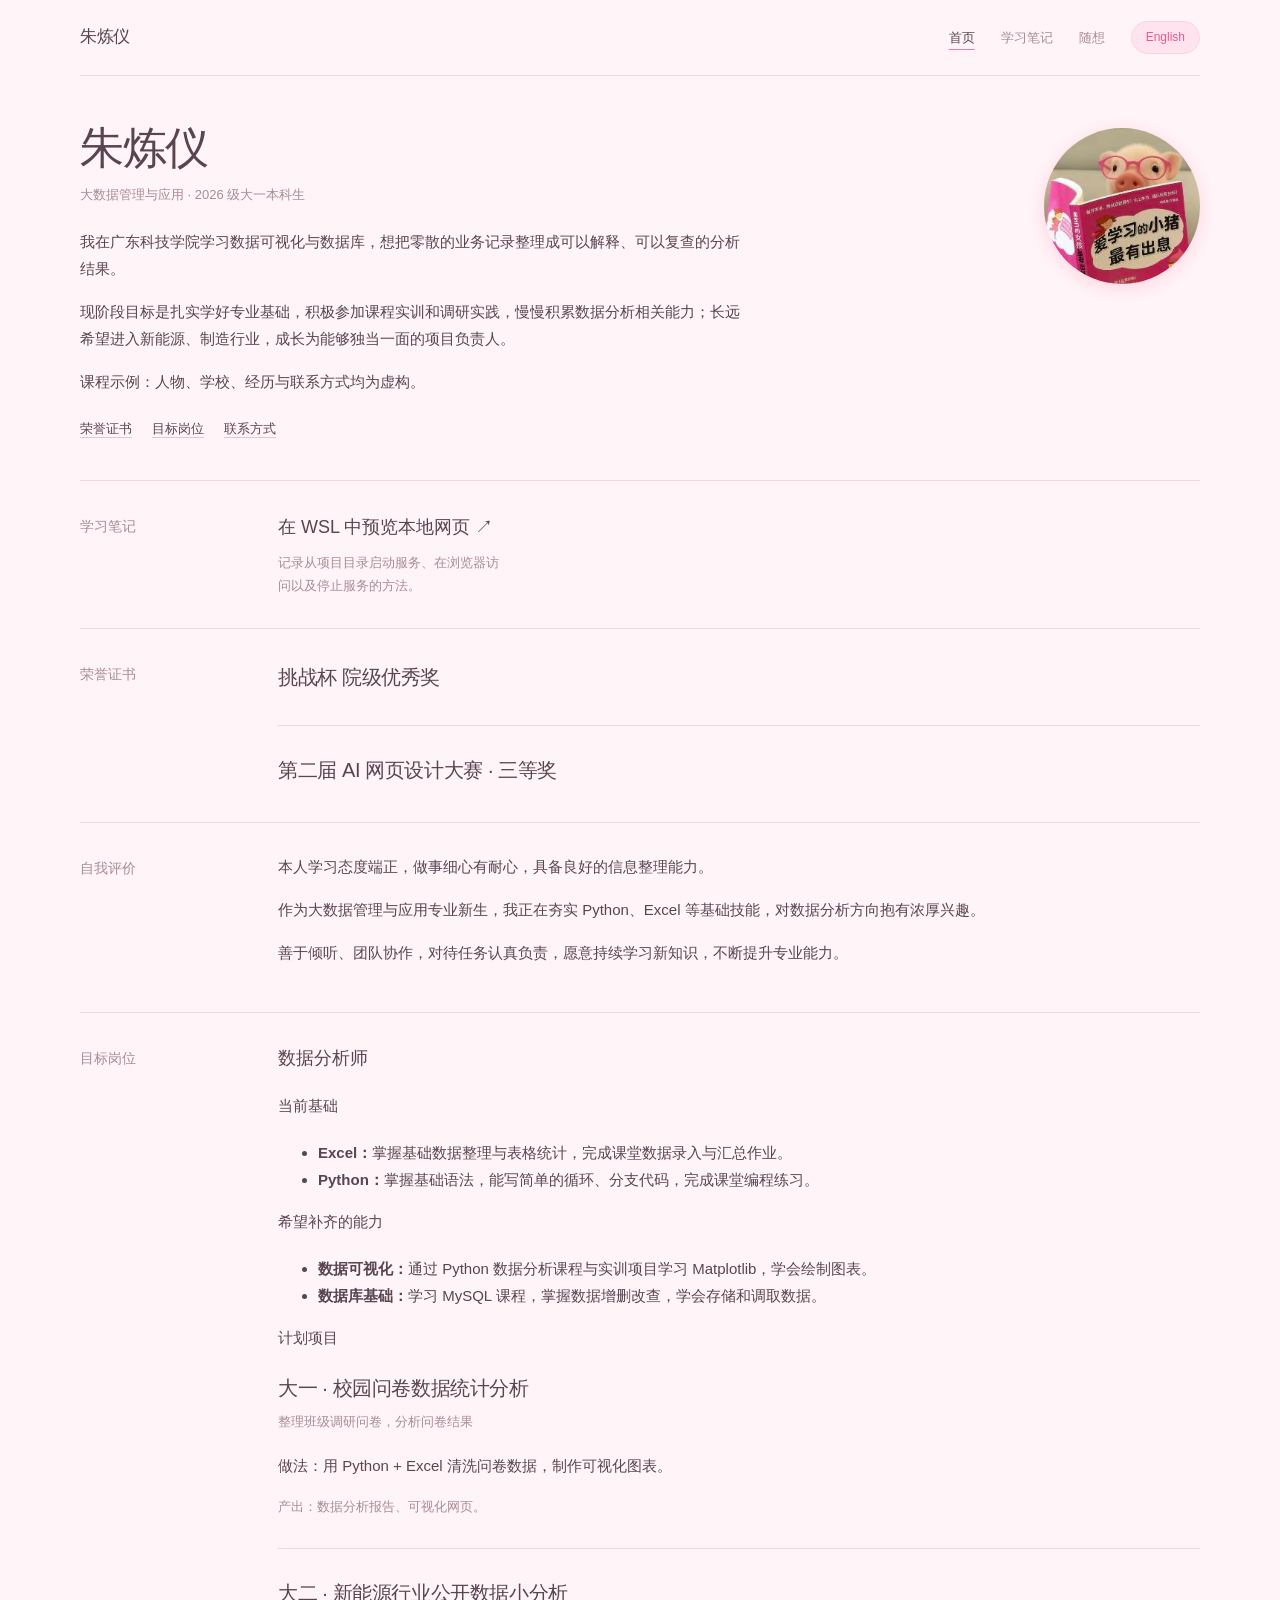
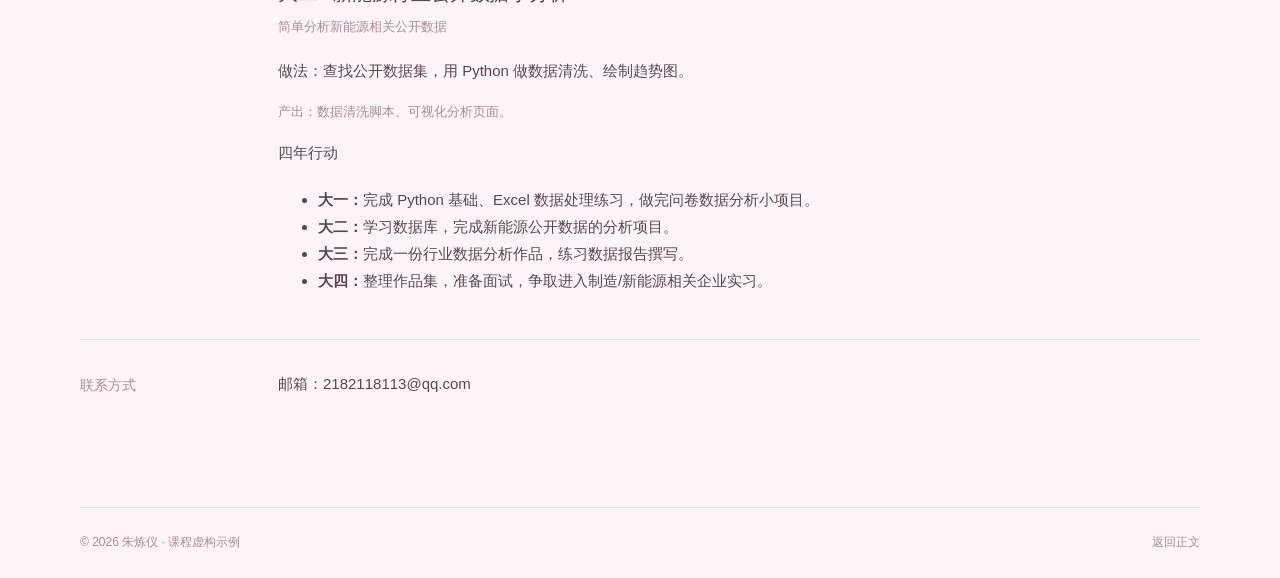
<file: index.html>
<!doctype html>
<html lang="zh-CN">
<head>
  <meta charset="utf-8">
  <meta name="viewport" content="width=device-width, initial-scale=1">
  <title>朱炼仪 · 个人简历</title>
  <meta name="description" content="大数据管理与应用专业大一学生朱炼仪的中文简历。课程使用的虚构示例。">
  <link rel="icon" type="image/png" sizes="512x512" href="/assets/favicon.png?v=20260922">
  <link rel="apple-touch-icon" sizes="180x180" href="/assets/apple-touch-icon.png?v=20260922">
  <link rel="stylesheet" href="/assets/css/home.css?v=20261119c">
  <link rel="stylesheet" href="/assets/css/site.css?v=20260920">
</head>
<body>
  <a class="skip" href="#main" data-i18n="skip">跳至正文</a>
  <header class="site-header">
    <a class="brand" href="/">朱炼仪</a>
    <nav aria-label="主导航">
      <a href="/" aria-current="page" data-i18n="nav.home">首页</a>
      <a href="/knowledge/" data-i18n="nav.notes">学习笔记</a>
      <a href="/ideas/" data-i18n="nav.ideas">随想</a>
      <button id="lang-toggle" class="lang-toggle" type="button" aria-label="Switch language">English</button>
    </nav>
  </header>
  <main id="main">
    <section class="profile" aria-labelledby="name">
      <div class="profile-copy">
        <h1 id="name">朱炼仪</h1>
        <p class="byline" data-i18n="profile.byline">大数据管理与应用 · 2026 级大一本科生</p>
        <p data-i18n="profile.intro">我在广东科技学院学习数据可视化与数据库，想把零散的业务记录整理成可以解释、可以复查的分析结果。</p>
        <p data-i18n="profile.goal">现阶段目标是扎实学好专业基础，积极参加课程实训和调研实践，慢慢积累数据分析相关能力；长远希望进入新能源、制造行业，成长为能够独当一面的项目负责人。</p>
        <p data-i18n="profile.disclaimer">课程示例：人物、学校、经历与联系方式均为虚构。</p>
        <div class="contact-links"><a href="#honors" data-i18n="link.honors">荣誉证书</a><a href="#goal" data-i18n="link.goal">目标岗位</a><a href="#contact" data-i18n="link.contact">联系方式</a></div>
      </div>
      <figure class="profile-photo">
        <img src="/assets/img/avatar.jpg" alt="朱炼仪的头像" width="1082" height="1082" data-i18n-alt="profile.avatarAlt">
      </figure>
    </section>
    <section class="home-section" aria-labelledby="notes-heading">
      <h2 class="section-title" id="notes-heading" data-i18n="notes.title">学习笔记</h2>
      <div class="section-content notebooks">
        <a class="notebook" href="/knowledge/notes/local-web-preview/">
          <h3 data-i18n="notes.note1.title">在 WSL 中预览本地网页 ↗</h3>
          <p data-i18n="notes.note1.desc">记录从项目目录启动服务、在浏览器访问以及停止服务的方法。</p>
        </a>
      </div>
    </section>
    <section class="home-section" id="honors" aria-labelledby="honors-heading">
      <h2 class="section-title" id="honors-heading" data-i18n="honors.title">荣誉证书</h2>
      <div class="section-content">
        <article class="work-entry">
          <div class="entry-heading"><h3 data-i18n="honors.h1">挑战杯 院级优秀奖</h3></div>
        </article>
        <article class="work-entry">
          <div class="entry-heading"><h3 data-i18n="honors.h2">第二届 AI 网页设计大赛 · 三等奖</h3></div>
        </article>
      </div>
    </section>
    <section class="home-section" aria-labelledby="evaluation-heading">
      <h2 class="section-title" id="evaluation-heading" data-i18n="evaluation.title">自我评价</h2>
      <div class="section-content">
        <p data-i18n="evaluation.p1">本人学习态度端正，做事细心有耐心，具备良好的信息整理能力。</p>
        <p data-i18n="evaluation.p2">作为大数据管理与应用专业新生，我正在夯实 Python、Excel 等基础技能，对数据分析方向抱有浓厚兴趣。</p>
        <p data-i18n="evaluation.p3">善于倾听、团队协作，对待任务认真负责，愿意持续学习新知识，不断提升专业能力。</p>
      </div>
    </section>
    <section class="home-section" id="goal" aria-labelledby="goal-heading">
      <h2 class="section-title" id="goal-heading" data-i18n="goal.title">目标岗位</h2>
      <div class="section-content goal">
        <h3 class="goal-role" data-i18n="goal.role">数据分析师</h3>

        <div class="goal-block">
          <h4 data-i18n="goal.base">当前基础</h4>
          <ul class="goal-list">
            <li data-i18n="goal.base.excel"><strong>Excel：</strong>掌握基础数据整理与表格统计，完成课堂数据录入与汇总作业。</li>
            <li data-i18n="goal.base.python"><strong>Python：</strong>掌握基础语法，能写简单的循环、分支代码，完成课堂编程练习。</li>
          </ul>
        </div>

        <div class="goal-block">
          <h4 data-i18n="goal.gap">希望补齐的能力</h4>
          <ul class="goal-list">
            <li data-i18n="goal.gap.viz"><strong>数据可视化：</strong>通过 Python 数据分析课程与实训项目学习 Matplotlib，学会绘制图表。</li>
            <li data-i18n="goal.gap.db"><strong>数据库基础：</strong>学习 MySQL 课程，掌握数据增删改查，学会存储和调取数据。</li>
          </ul>
        </div>

        <div class="goal-block">
          <h4 data-i18n="goal.projects">计划项目</h4>
          <article class="work-entry">
            <div class="entry-heading"><h3 data-i18n="goal.p1.title">大一 · 校园问卷数据统计分析</h3></div>
            <p class="role" data-i18n="goal.p1.role">整理班级调研问卷，分析问卷结果</p>
            <p data-i18n="goal.p1.how">做法：用 Python + Excel 清洗问卷数据，制作可视化图表。</p>
            <p class="result" data-i18n="goal.p1.out">产出：数据分析报告、可视化网页。</p>
          </article>
          <article class="work-entry">
            <div class="entry-heading"><h3 data-i18n="goal.p2.title">大二 · 新能源行业公开数据小分析</h3></div>
            <p class="role" data-i18n="goal.p2.role">简单分析新能源相关公开数据</p>
            <p data-i18n="goal.p2.how">做法：查找公开数据集，用 Python 做数据清洗、绘制趋势图。</p>
            <p class="result" data-i18n="goal.p2.out">产出：数据清洗脚本、可视化分析页面。</p>
          </article>
        </div>

        <div class="goal-block">
          <h4 data-i18n="goal.timeline">四年行动</h4>
          <ul class="timeline">
            <li data-i18n="goal.t1"><strong>大一：</strong>完成 Python 基础、Excel 数据处理练习，做完问卷数据分析小项目。</li>
            <li data-i18n="goal.t2"><strong>大二：</strong>学习数据库，完成新能源公开数据的分析项目。</li>
            <li data-i18n="goal.t3"><strong>大三：</strong>完成一份行业数据分析作品，练习数据报告撰写。</li>
            <li data-i18n="goal.t4"><strong>大四：</strong>整理作品集，准备面试，争取进入制造/新能源相关企业实习。</li>
          </ul>
        </div>
      </div>
    </section>
    <section class="home-section" id="contact" aria-labelledby="contact-heading">
      <h2 class="section-title" id="contact-heading" data-i18n="contact.title">联系方式</h2>
      <div class="section-content"><p><span data-i18n="contact.email">邮箱：</span><a href="mailto:2182118113@qq.com">2182118113@qq.com</a></p></div>
    </section>
  </main>
  <footer><span data-i18n="footer.copy">© 2026 朱炼仪 · 课程虚构示例</span><a href="#main" data-i18n="footer.back">返回正文</a></footer>
  <script src="/assets/i18n.js?v=1"></script>
</body>
</html>
</file>
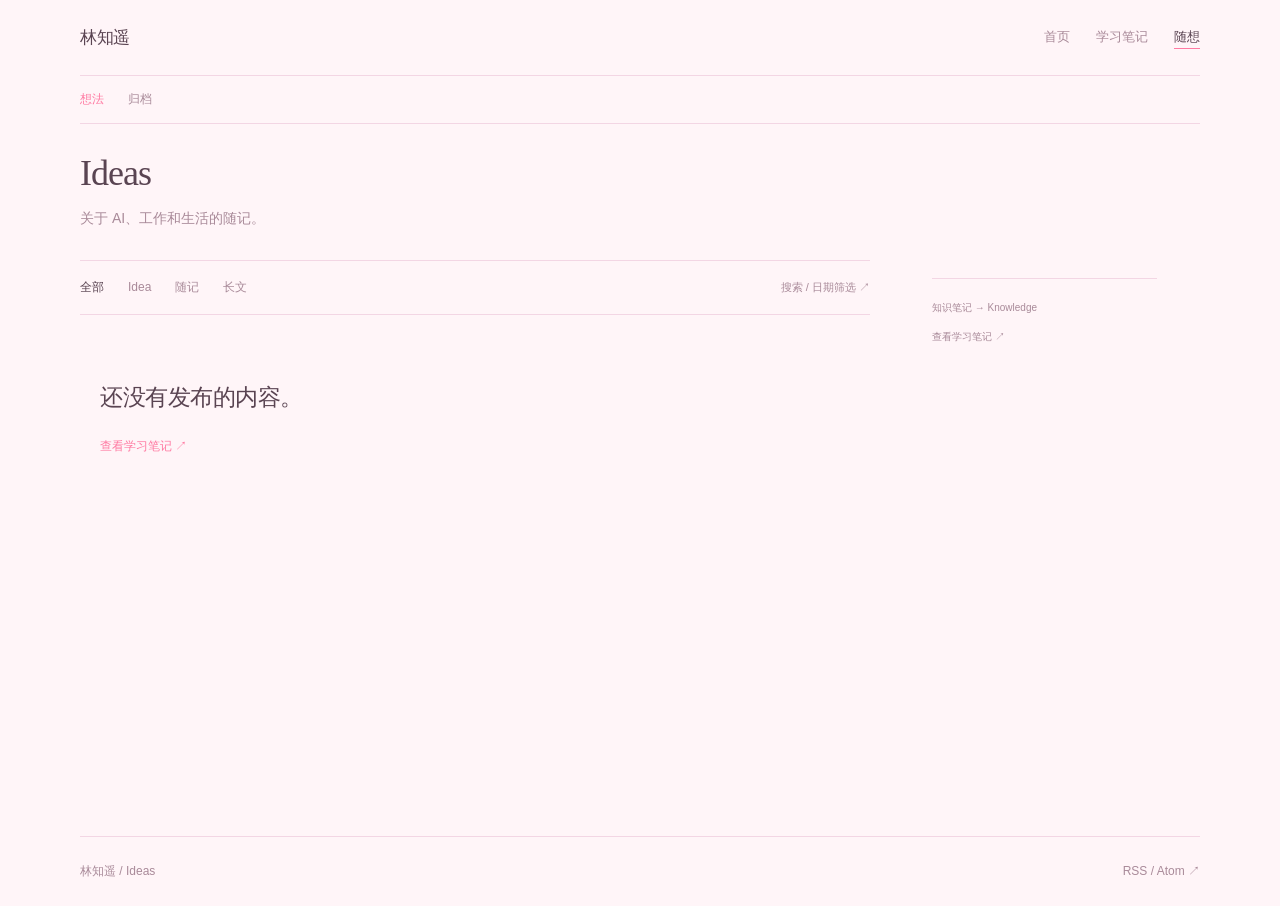
<file: ideas/index.html>
<!doctype html>
<html lang="zh-CN"><head><meta charset="utf-8"><meta name="viewport" content="width=device-width,initial-scale=1">
<title>Ideas · 林知遥 / Ideas</title><meta name="description" content="关于 AI、工作和生活的随记。"><link rel="canonical" href="https://portfolio.example.com/ideas/">
<meta property="og:title" content="Ideas"><meta property="og:description" content="关于 AI、工作和生活的随记。"><meta property="og:url" content="https://portfolio.example.com/ideas/"><meta property="og:type" content="website"><meta name="twitter:card" content="summary"><meta name="twitter:title" content="Ideas"><meta name="twitter:description" content="关于 AI、工作和生活的随记。">
<link rel="alternate" type="application/atom+xml" title="林知遥 / Ideas" href="/ideas/feed.xml">
<link rel="icon" type="image/png" sizes="512x512" href="/assets/favicon.png?v=f88695f02a79"><link rel="apple-touch-icon" sizes="180x180" href="/assets/apple-touch-icon.png?v=f88695f02a79">
<link rel="stylesheet" href="/ideas/assets/style.css?v=f88695f02a79"><link rel="stylesheet" href="/assets/css/site.css?v=f88695f02a79"><script defer src="/ideas/assets/app.js?v=f88695f02a79"></script></head>
<body data-base="/ideas" data-page="feed"><a class="skip" href="#main">跳到正文</a><header class="site-header"><a class="brand" href="/">林知遥</a><nav aria-label="主导航"><a href="/">首页</a><a href="/knowledge/">学习笔记</a><a href="/ideas/" aria-current="location">随想</a></nav></header>
<nav class="section-nav" aria-label="Ideas 导航"><a href="/ideas/" aria-current="page">想法</a><a href="/ideas/archive/" >归档</a></nav>
<main id="main"><section class="intro home-intro "><div class="intro-copy"><h1>Ideas</h1><p>关于 AI、工作和生活的随记。</p></div></section><div class="feed-layout"><section aria-label="最近的想法"><div class="feed-toolbar"><div class="kind-tabs"><a class="kind-tab selected" href="/ideas/">全部</a><a class="kind-tab" href="/ideas/archive/?kind=idea">Idea</a><a class="kind-tab" href="/ideas/archive/?kind=note">随记</a><a class="kind-tab" href="/ideas/archive/?kind=essay">长文</a></div><a href="/ideas/archive/" class="archive-link">搜索 / 日期筛选 ↗</a></div><div class="empty"><h2>还没有发布的内容。</h2><a class="text-link" href="/knowledge/">查看学习笔记 ↗</a></div></section><aside class="feed-sidebar"><section class="small-note"><a href="/knowledge/">知识笔记 → Knowledge</a><a href="/knowledge/">查看学习笔记 ↗</a></section></aside></div></main><footer><a href="/ideas/">林知遥 / Ideas</a><a href="/ideas/feed.xml">RSS / Atom ↗</a></footer><div class="announcement" role="status" aria-live="polite"></div></body></html>
</file>
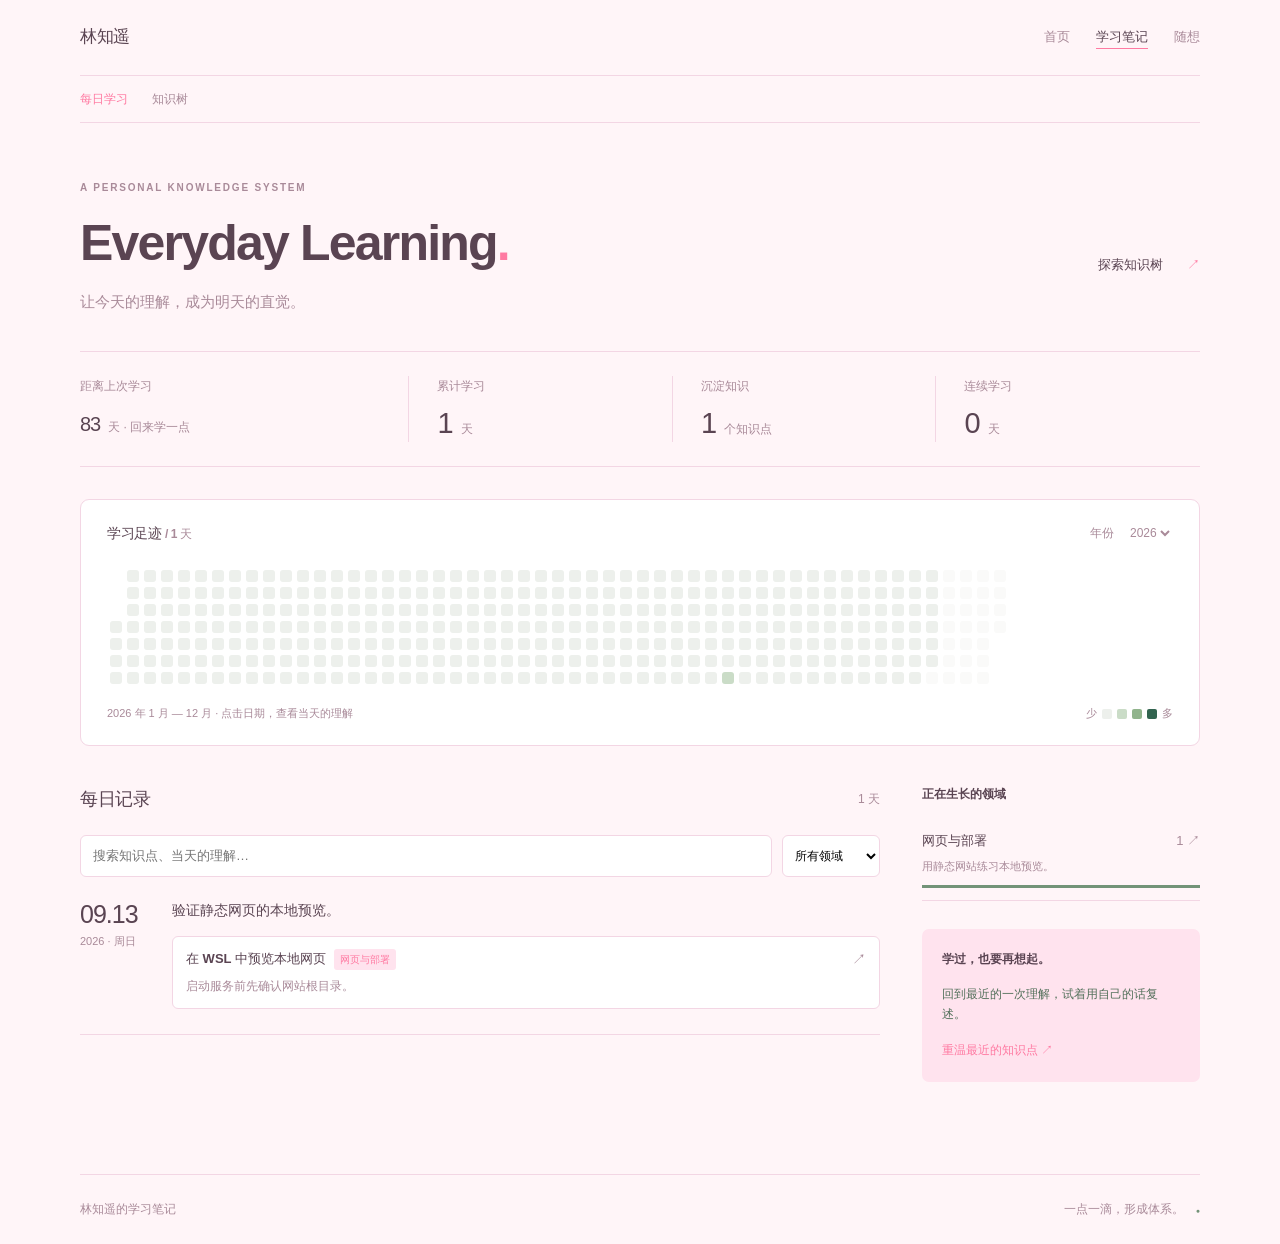
<file: knowledge/index.html>
<!doctype html>
<html lang="zh-CN"><head><meta charset="utf-8"><meta name="viewport" content="width=device-width,initial-scale=1">
<title>学习笔记 · 林知遥 / Knowledge</title><meta name="description" content="每天学了什么，它们如何连接。">
<meta property="og:title" content="学习笔记"><meta property="og:description" content="每天学了什么，它们如何连接。"><meta name="twitter:card" content="summary"><meta name="twitter:title" content="学习笔记"><meta name="twitter:description" content="每天学了什么，它们如何连接。">
<link rel="icon" type="image/png" sizes="512x512" href="/assets/favicon.png?v=e36e969ca015"><link rel="apple-touch-icon" sizes="180x180" href="/assets/apple-touch-icon.png?v=e36e969ca015">
<link rel="stylesheet" href="/knowledge/assets/style.css?v=e36e969ca015"><link rel="stylesheet" href="/assets/css/site.css?v=e36e969ca015"><script defer src="/knowledge/assets/app.js?v=e36e969ca015"></script></head>
<body data-base="/knowledge" data-page="home"><a class="skip" href="#main">跳至正文</a>
<header class="site-header"><a class="brand" href="/">林知遥</a><nav aria-label="主导航"><a href="/">首页</a><a href="/knowledge/" aria-current="location">学习笔记</a><a href="/ideas/">随想</a></nav></header>
<nav class="section-nav" aria-label="Knowledge 导航"><a aria-current="page" href="/knowledge/">每日学习</a><a  href="/knowledge/tree/">知识树</a></nav>
<main id="main"><section class="page-intro"><div class="eyebrow">A PERSONAL KNOWLEDGE SYSTEM</div><div class="intro-row"><div><h1>Everyday Learning<span class="period">.</span></h1><p class="lede">让今天的理解，成为明天的直觉。</p></div><a class="text-link" href="/knowledge/tree/">探索知识树 <span>↗</span></a></div></section>
<div id="learning-app" aria-live="polite"><p class="loading">正在展开学习记录…</p></div><noscript><p>学习日历和交互树需要启用 JavaScript；知识详情可直接阅读。</p></noscript></main><footer><span>林知遥的学习笔记</span><span>一点一滴，形成体系。<span class="footer-dot">●</span></span></footer></body></html>
</file>
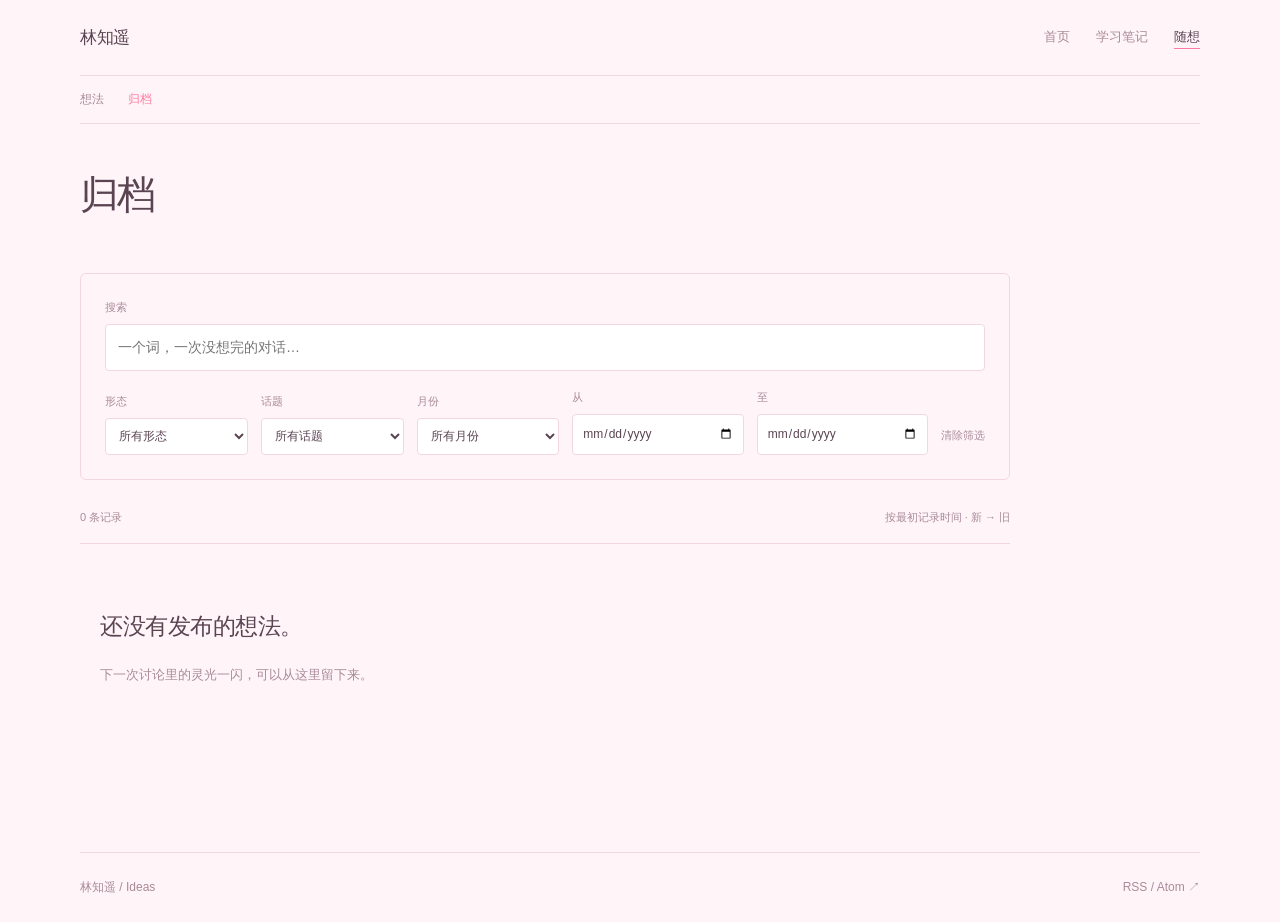
<file: ideas/archive/index.html>
<!doctype html>
<html lang="zh-CN"><head><meta charset="utf-8"><meta name="viewport" content="width=device-width,initial-scale=1">
<title>归档 · 林知遥 / Ideas</title><meta name="description" content="关于 AI、工作和生活的随记。"><link rel="canonical" href="https://portfolio.example.com/ideas/archive/">
<meta property="og:title" content="归档"><meta property="og:description" content="关于 AI、工作和生活的随记。"><meta property="og:url" content="https://portfolio.example.com/ideas/archive/"><meta property="og:type" content="website"><meta name="twitter:card" content="summary"><meta name="twitter:title" content="归档"><meta name="twitter:description" content="关于 AI、工作和生活的随记。">
<link rel="alternate" type="application/atom+xml" title="林知遥 / Ideas" href="/ideas/feed.xml">
<link rel="icon" type="image/png" sizes="512x512" href="/assets/favicon.png?v=f88695f02a79"><link rel="apple-touch-icon" sizes="180x180" href="/assets/apple-touch-icon.png?v=f88695f02a79">
<link rel="stylesheet" href="/ideas/assets/style.css?v=f88695f02a79"><link rel="stylesheet" href="/assets/css/site.css?v=f88695f02a79"><script defer src="/ideas/assets/app.js?v=f88695f02a79"></script></head>
<body data-base="/ideas" data-page="archive"><a class="skip" href="#main">跳到正文</a><header class="site-header"><a class="brand" href="/">林知遥</a><nav aria-label="主导航"><a href="/">首页</a><a href="/knowledge/">学习笔记</a><a href="/ideas/" aria-current="location">随想</a></nav></header>
<nav class="section-nav" aria-label="Ideas 导航"><a href="/ideas/" >想法</a><a href="/ideas/archive/" aria-current="page">归档</a></nav>
<main id="main"><section class="intro archive-intro"><h1>归档</h1></section><form class="filters" id="filters" role="search"><label class="search-label"><span>搜索</span><input type="search" name="q" placeholder="一个词，一次没想完的对话…" aria-label="搜索全文"></label><div class="filter-row"><label><span>形态</span><select name="kind"><option value="">所有形态</option><option value="idea">Idea</option><option value="note">随记</option><option value="essay">长文</option></select></label><label><span>话题</span><select name="tag"><option value="">所有话题</option><option value="agents">Agents</option><option value="models">Models</option><option value="infra">Infra</option><option value="industry">行业</option><option value="work">工作与成长</option><option value="life">日常</option></select></label><label><span>月份</span><select name="month"><option value="">所有月份</option></select></label><label><span>从</span><input type="date" name="from" aria-label="起始日期"></label><label><span>至</span><input type="date" name="to" aria-label="结束日期"></label><button type="reset" class="reset">清除筛选</button></div></form><div class="results-heading"><span id="result-count" role="status">0 条记录</span><span>按最初记录时间 · 新 → 旧</span></div><p id="filter-error" class="filter-error" role="alert" hidden></p><div id="archive-results"><div class="empty"><h2>还没有发布的内容。</h2><a class="text-link" href="/knowledge/">查看学习笔记 ↗</a></div></div><div id="archive-pagination"></div><noscript><p>交互筛选需要 JavaScript。<a href="/ideas/">返回可逐页浏览的时间流</a>。</p></noscript></main><footer><a href="/ideas/">林知遥 / Ideas</a><a href="/ideas/feed.xml">RSS / Atom ↗</a></footer><div class="announcement" role="status" aria-live="polite"></div></body></html>
</file>
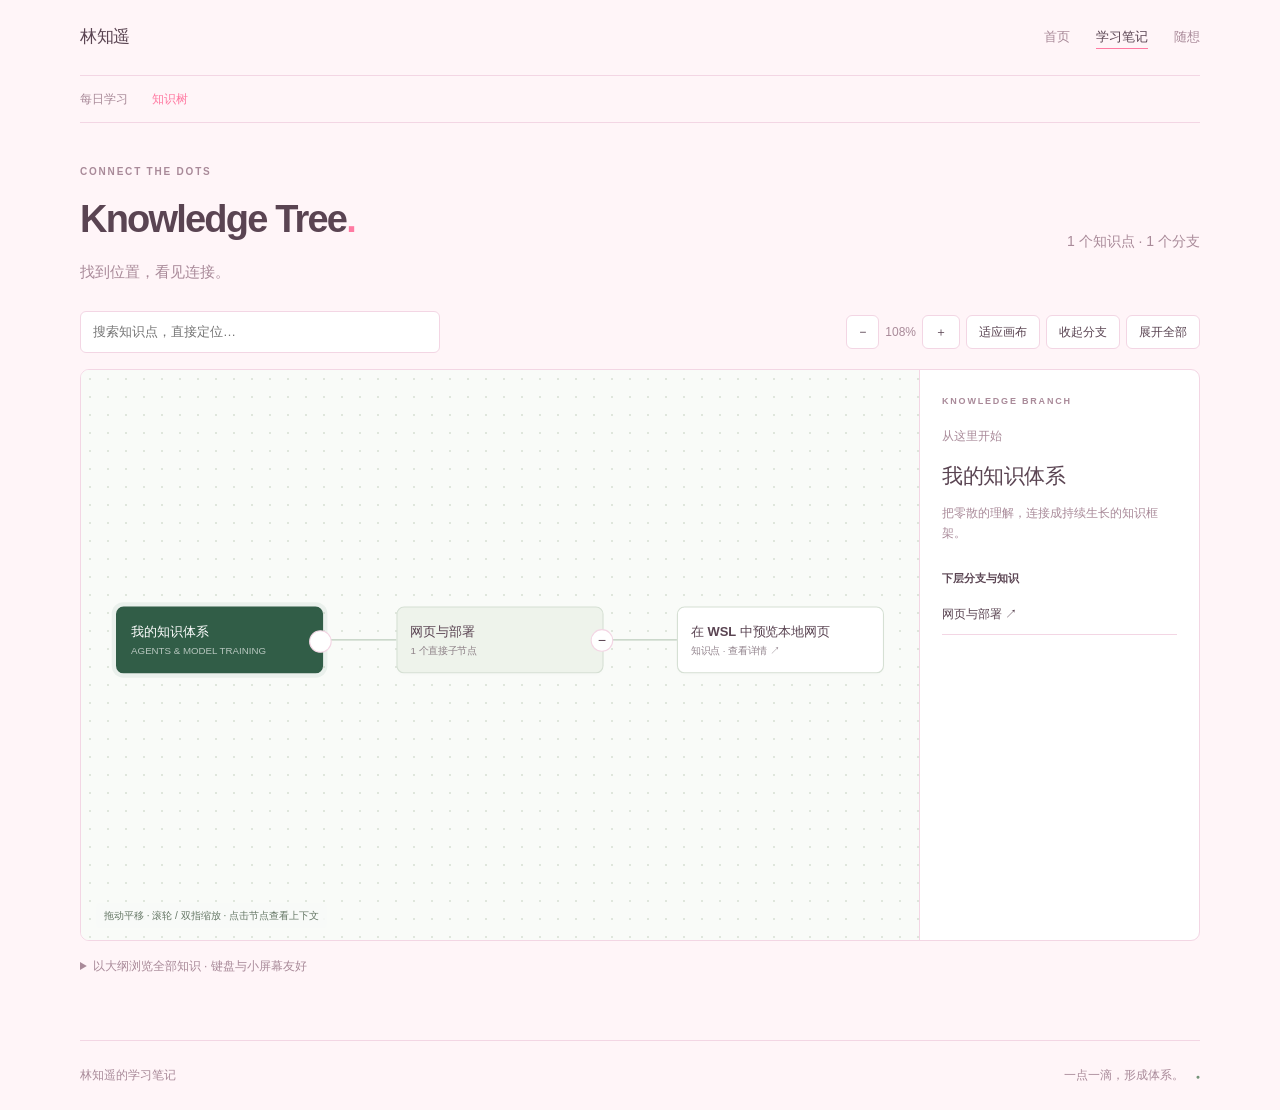
<file: knowledge/tree/index.html>
<!doctype html>
<html lang="zh-CN"><head><meta charset="utf-8"><meta name="viewport" content="width=device-width,initial-scale=1">
<title>知识树 · 林知遥 / Knowledge</title><meta name="description" content="按知识归属逐层展开，随学习持续生长的知识树。">
<meta property="og:title" content="知识树"><meta property="og:description" content="按知识归属逐层展开，随学习持续生长的知识树。"><meta name="twitter:card" content="summary"><meta name="twitter:title" content="知识树"><meta name="twitter:description" content="按知识归属逐层展开，随学习持续生长的知识树。">
<link rel="icon" type="image/png" sizes="512x512" href="/assets/favicon.png?v=e36e969ca015"><link rel="apple-touch-icon" sizes="180x180" href="/assets/apple-touch-icon.png?v=e36e969ca015">
<link rel="stylesheet" href="/knowledge/assets/style.css?v=e36e969ca015"><link rel="stylesheet" href="/assets/css/site.css?v=e36e969ca015"><script defer src="/knowledge/assets/app.js?v=e36e969ca015"></script></head>
<body data-base="/knowledge" data-page="tree"><a class="skip" href="#main">跳至正文</a>
<header class="site-header"><a class="brand" href="/">林知遥</a><nav aria-label="主导航"><a href="/">首页</a><a href="/knowledge/" aria-current="location">学习笔记</a><a href="/ideas/">随想</a></nav></header>
<nav class="section-nav" aria-label="Knowledge 导航"><a  href="/knowledge/">每日学习</a><a aria-current="page" href="/knowledge/tree/">知识树</a></nav>
<main id="main"><section class="page-intro tree-intro"><div class="eyebrow">CONNECT THE DOTS</div><div class="intro-row"><div><h1>Knowledge Tree<span class="period">.</span></h1><p class="lede">找到位置，看见连接。</p></div><div id="tree-count" class="muted"></div></div></section>
<div id="tree-app"><p class="loading">正在展开知识树…</p></div><noscript><p>学习日历和交互树需要启用 JavaScript；知识详情可直接阅读。</p></noscript></main><footer><span>林知遥的学习笔记</span><span>一点一滴，形成体系。<span class="footer-dot">●</span></span></footer></body></html>
</file>
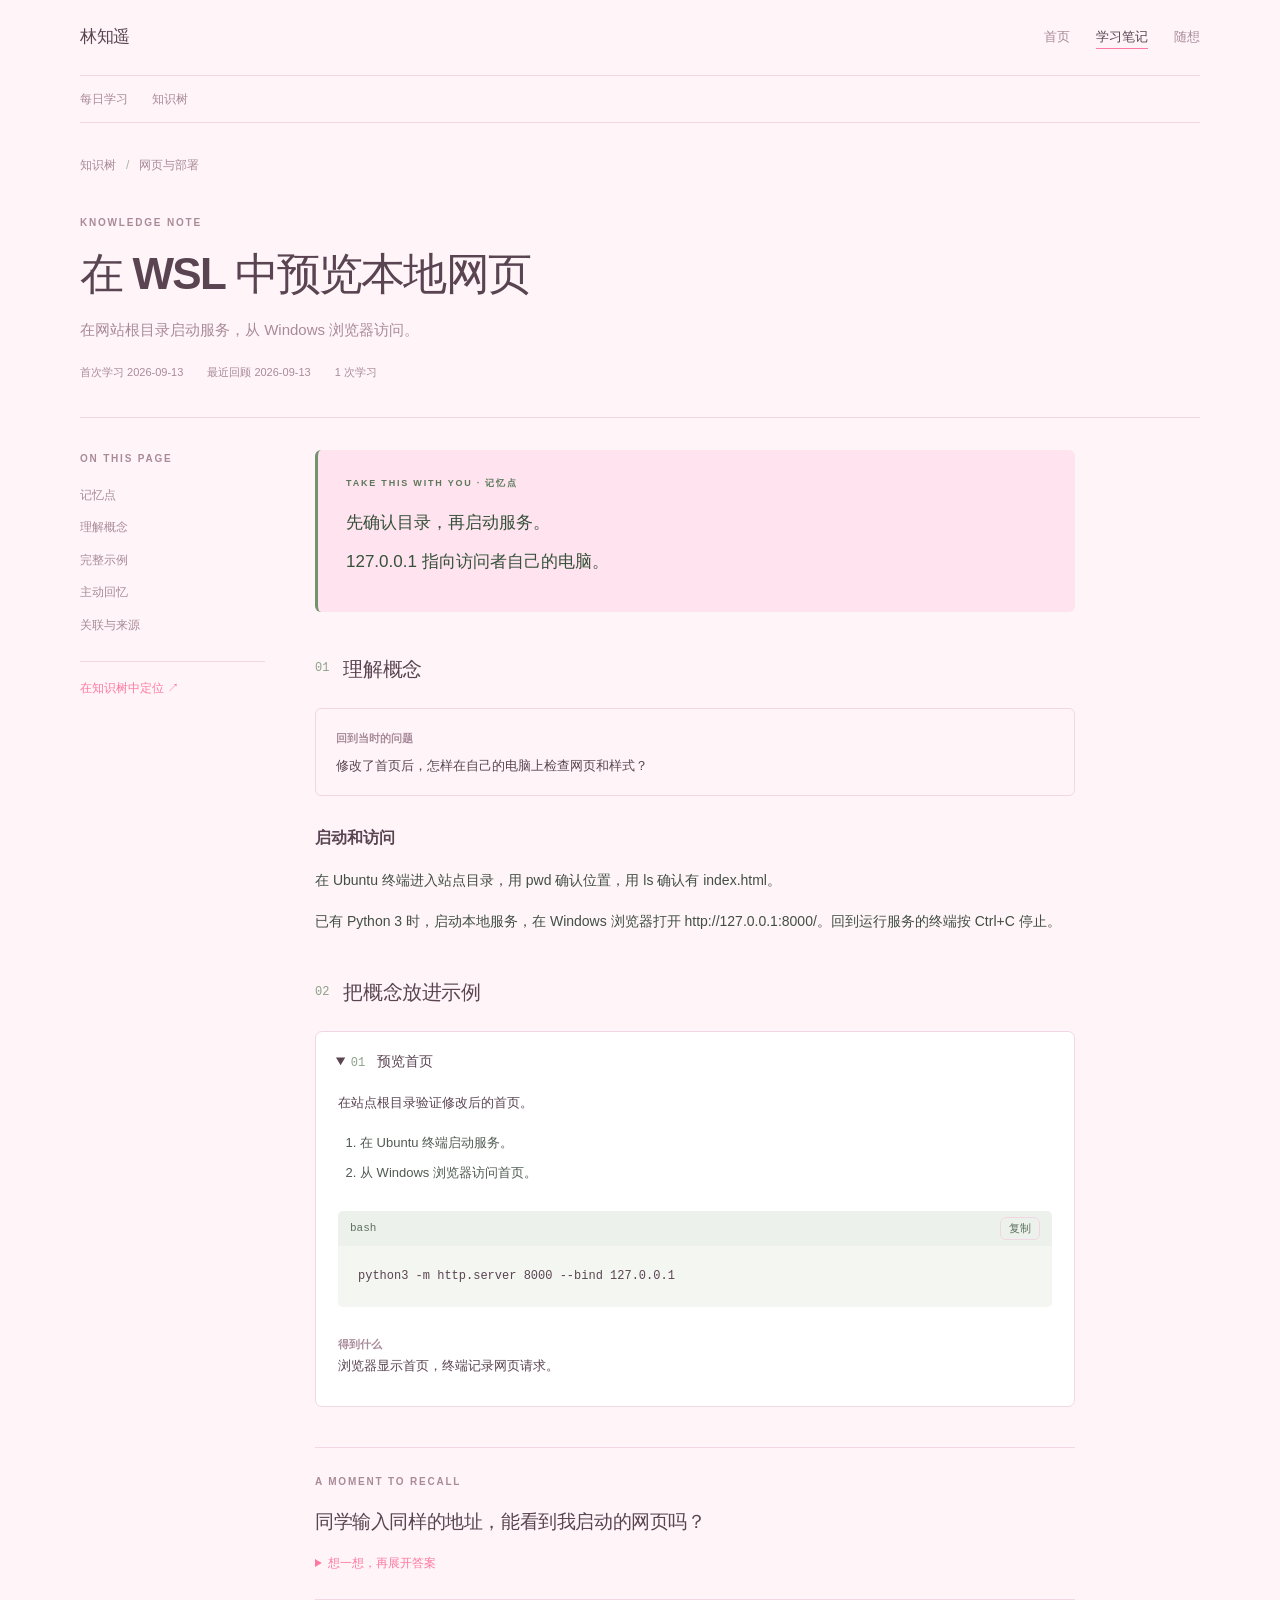
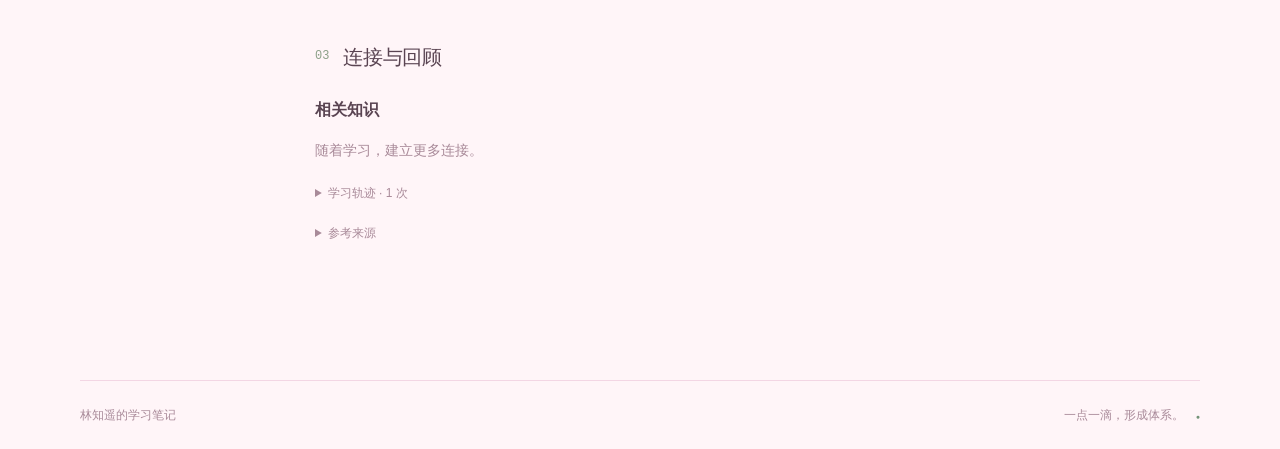
<file: knowledge/notes/local-web-preview/index.html>
<!doctype html>
<html lang="zh-CN"><head><meta charset="utf-8"><meta name="viewport" content="width=device-width,initial-scale=1">
<title>在 WSL 中预览本地网页 · 林知遥 / Knowledge</title><meta name="description" content="在网站根目录启动服务，从 Windows 浏览器访问。">
<meta property="og:title" content="在 WSL 中预览本地网页"><meta property="og:description" content="在网站根目录启动服务，从 Windows 浏览器访问。"><meta name="twitter:card" content="summary"><meta name="twitter:title" content="在 WSL 中预览本地网页"><meta name="twitter:description" content="在网站根目录启动服务，从 Windows 浏览器访问。">
<link rel="icon" type="image/png" sizes="512x512" href="/assets/favicon.png?v=e36e969ca015"><link rel="apple-touch-icon" sizes="180x180" href="/assets/apple-touch-icon.png?v=e36e969ca015">
<link rel="stylesheet" href="/knowledge/assets/style.css?v=e36e969ca015"><link rel="stylesheet" href="/assets/css/site.css?v=e36e969ca015"><script defer src="/knowledge/assets/app.js?v=e36e969ca015"></script></head>
<body data-base="/knowledge" data-page="detail"><a class="skip" href="#main">跳至正文</a>
<header class="site-header"><a class="brand" href="/">林知遥</a><nav aria-label="主导航"><a href="/">首页</a><a href="/knowledge/" aria-current="location">学习笔记</a><a href="/ideas/">随想</a></nav></header>
<nav class="section-nav" aria-label="Knowledge 导航"><a  href="/knowledge/">每日学习</a><a  href="/knowledge/tree/">知识树</a></nav>
<main id="main"><article class="detail"><div class="breadcrumbs"><a href="/knowledge/tree/">知识树</a><span>/</span><a href="/knowledge/tree/?node=web-basics">网页与部署</a></div>
<div class="detail-heading"><div class="eyebrow">KNOWLEDGE NOTE</div><h1>在 WSL 中预览本地网页</h1><p class="lede">在网站根目录启动服务，从 Windows 浏览器访问。</p><div class="meta">首次学习 2026-09-13<span>最近回顾 2026-09-13</span><span>1 次学习</span></div></div>
<div class="reading-layout"><aside class="reading-nav"><span class="eyebrow">ON THIS PAGE</span><a href="#memory">记忆点</a><a href="#concept">理解概念</a><a href="#examples">完整示例</a><a href="#recall">主动回忆</a><a href="#connections">关联与来源</a><a class="back-tree" href="/knowledge/tree/?node=local-web-preview">在知识树中定位 ↗</a></aside>
<div class="reading-body"><section id="memory" class="memory"><div class="eyebrow">TAKE THIS WITH YOU · 记忆点</div><p>先确认目录，再启动服务。</p><p>127.0.0.1 指向访问者自己的电脑。</p></section>
<section id="concept"><div class="section-heading"><span class="number">01</span><h2>理解概念</h2></div><div class="context"><b>回到当时的问题</b><p>修改了首页后，怎样在自己的电脑上检查网页和样式？</p></div><section class="prose-section"><h3>启动和访问</h3><p>在 Ubuntu 终端进入站点目录，用 pwd 确认位置，用 ls 确认有 index.html。</p><p>已有 Python 3 时，启动本地服务，在 Windows 浏览器打开 http://127.0.0.1:8000/。回到运行服务的终端按 Ctrl+C 停止。</p></section></section>
<section id="examples"><div class="section-heading"><span class="number">02</span><h2>把概念放进示例</h2></div><details class="example" open><summary><span class="number">01</span>预览首页</summary><div class="example-body"><p>在站点根目录验证修改后的首页。</p><ol><li>在 Ubuntu 终端启动服务。</li><li>从 Windows 浏览器访问首页。</li></ol><div class="code-label">bash<button class="copy-code" type="button">复制</button></div><pre><code>python3 -m http.server 8000 --bind 127.0.0.1</code></pre><p class="result"><b>得到什么</b><br>浏览器显示首页，终端记录网页请求。</p></div></details></section>
<section id="recall" class="recall"><div class="eyebrow">A MOMENT TO RECALL</div><h2>同学输入同样的地址，能看到我启动的网页吗？</h2><details><summary>想一想，再展开答案</summary><p>不能直接看到。127.0.0.1 指向同学自己的电脑。</p></details></section>
<section id="connections"><div class="section-heading"><span class="number">03</span><h2>连接与回顾</h2></div><h3>相关知识</h3><p class="muted">随着学习，建立更多连接。</p><details class="history"><summary>学习轨迹 · 1 次</summary><ul><li><a href="/knowledge/?day=2026-09-13">2026-09-13</a><span class="tag">初学</span><p>启动服务前先确认网站根目录。</p></li></ul></details><details class="history"><summary>参考来源</summary><ul><li>来自当次学习讨论，尚未附外部来源。</li></ul></details></section></div></div></article><noscript><p>学习日历和交互树需要启用 JavaScript；知识详情可直接阅读。</p></noscript></main><footer><span>林知遥的学习笔记</span><span>一点一滴，形成体系。<span class="footer-dot">●</span></span></footer></body></html>
</file>
<file: assets/css/home.css>
* { box-sizing: border-box; }
html { scroll-behavior: smooth; scroll-padding-top: 28px; }
body { margin: 0; font: 15px/1.8 var(--site-sans); -webkit-font-smoothing: antialiased; }
a { color: inherit; text-decoration: none; }
a:hover { color: var(--site-accent); }
img { display: block; max-width: 100%; height: auto; }
h1, h2, h3, h4, p { margin-top: 0; }
h1, h2, h3, h4 { font-weight: 500; }
p { margin-bottom: 16px; }
.skip { position: fixed; top: -100px; left: 20px; padding: 10px 16px; background: white; z-index: 10; }
.skip:focus { top: 12px; }
.profile { display: grid; grid-template-columns: minmax(0, 1fr) 156px; gap: 60px; align-items: start; padding: 48px 0 40px; }
.profile h1 { font: 44px/1.15 var(--site-serif); letter-spacing: -1.3px; margin-bottom: 8px; }
.profile .byline { font-size: 13px; color: var(--site-muted); margin-bottom: 22px; }
.profile-copy { max-width: 710px; }
.profile-copy > p:not(.byline) { max-width: 660px; }
.profile-copy strong { font-weight: 600; }
.profile-photo { margin: 4px 0 0; }
.profile-photo img { width: 156px; border-radius: 50%; box-shadow: 0 4px 18px rgba(255, 122, 162, .28); }
.contact-links { display: flex; flex-wrap: wrap; gap: 8px 20px; margin-top: 22px; font-size: 13px; }
.contact-links a, .inline-link { text-decoration: underline; text-decoration-color: #e8c3d4; text-underline-offset: 4px; text-decoration-thickness: 1px; }
.contact-links a:hover, .inline-link:hover { text-decoration-color: var(--site-accent); }
.home-section { display: grid; grid-template-columns: 164px minmax(0, 1fr); gap: 34px; border-top: 1px solid var(--site-line); padding: 30px 0; }
.section-title { margin: 3px 0 0; font-size: 14px; color: var(--site-muted); letter-spacing: 0; }
.section-content { min-width: 0; }
.notebooks { display: grid; grid-template-columns: 1fr 1fr; gap: 36px; }
.notebook { display: block; }
.notebook h3 { font-size: 18px; margin-bottom: 7px; }
.notebook h3 span { font-size: 14px; color: var(--site-muted); margin-left: 6px; }
.notebook p { font-size: 13px; color: var(--site-muted); margin: 0; max-width: 32ch; }
.notebook:hover h3 { text-decoration: underline; text-underline-offset: 4px; }
.work-entry + .work-entry { margin-top: 30px; padding-top: 26px; border-top: 1px solid var(--site-line); }
.entry-heading { display: flex; align-items: baseline; justify-content: space-between; flex-wrap: wrap; gap: 3px 20px; margin-bottom: 4px; }
.entry-heading h3 { font-size: 20px; letter-spacing: -.4px; margin: 0; }
.entry-heading .date { font-size: 12px; color: var(--site-muted); font-variant-numeric: tabular-nums; }
.role { font-size: 13px; color: var(--site-muted); margin-bottom: 18px; }
.work-entry h4 { margin: 19px 0 6px; font-size: 15px; font-weight: 600; }
.work-entry p { max-width: 76ch; }
.work-entry .result { font-size: 13px; color: var(--site-muted); }
.result strong { color: var(--site-ink); font-weight: 600; }
.work-entry .stack { font-size: 12px; color: var(--site-muted); margin-bottom: 0; }
.publication { display: grid; grid-template-columns: 144px minmax(0, 1fr); gap: 25px; align-items: start; }
.publication + .publication { margin-top: 28px; padding-top: 28px; border-top: 1px solid var(--site-line); }
.paper-image { display: flex; align-items: center; min-height: 100px; background: white; border: 1px solid var(--site-line); padding: 7px; border-radius: 2px; }
.paper-image img { width: 100%; }
.publication h3 { margin: 0 0 6px; font-size: 16px; line-height: 1.5; }
.publication h3 a:hover { text-decoration: underline; text-underline-offset: 4px; }
.publication .paper-meta { color: var(--site-muted); font-size: 12px; margin-bottom: 8px; }
.publication p { margin-bottom: 0; font-size: 13px; }
.research-links { margin: 24px 0 0; font-size: 12px; }
.education-entry + .education-entry { margin-top: 22px; }
.education-entry h3 { font-size: 16px; }
.education-entry p { font-size: 14px; margin: 3px 0 0; }
.education-entry .education-note { color: var(--site-muted); font-size: 12px; }
.background-note { color: var(--site-muted); font-size: 13px; margin: 22px 0 0; max-width: 76ch; }
.footer-links { display: flex; flex-wrap: wrap; gap: 20px; }
@media (max-width: 850px) {
  .profile { gap: 32px; }
  .home-section { grid-template-columns: 125px minmax(0, 1fr); gap: 26px; }
  .publication { grid-template-columns: 112px minmax(0, 1fr); gap: 20px; }
}
@media (max-width: 600px) {
  body { font-size: 14px; }
  .profile { grid-template-columns: minmax(0, 1fr) 80px; gap: 18px; padding: 32px 0; }
  .profile-copy { display: contents; }
  .profile h1 { font-size: 35px; margin-bottom: 2px; grid-column: 1; grid-row: 1; }
  .profile .byline { grid-column: 1; grid-row: 2; margin: 0; font-size: 12px; }
  .profile-copy > p:not(.byline), .contact-links { grid-column: 1 / -1; margin: 0; }
  .profile-photo { grid-column: 2; grid-row: 1 / 3; margin: 0; }
  .profile-photo img { width: 80px; }
  .contact-links { gap: 8px 18px; font-size: 12px; }
  .home-section { display: block; padding: 25px 0; }
  .section-title { margin: 0 0 20px; font-size: 13px; }
  .notebooks { gap: 22px; }
  .notebook h3 { font-size: 17px; }
  .notebook p { font-size: 12px; }
  .entry-heading h3 { font-size: 18px; }
  .publication { grid-template-columns: 88px minmax(0, 1fr); gap: 16px; }
  .paper-image { min-height: 70px; padding: 5px; }
  .publication h3 { font-size: 15px; }
  .publication p { font-size: 12px; }
  .education-entry h3 { font-size: 16px; }
}
@media (max-width: 360px) {
  .profile h1 { font-size: 30px; }
  .notebooks { grid-template-columns: 1fr; }
  .publication { grid-template-columns: 1fr; }
  .paper-image { max-width: 120px; }
}
@media print {
  .profile { padding-top: 0; }
  .home-section { break-inside: avoid; }
}
</file>
<file: assets/css/site.css>
/* Shared foundation for Home, Knowledge and Ideas. Product layouts stay local. */
:root {
  --site-background: #fff5f8;
  --site-surface: #ffffff;
  --site-ink: #5a4452;
  --site-muted: #a98a99;
  --site-line: #f3d6e4;
  --site-accent: #ff7aa2;
  --site-accent-deep: #e85d8a;
  --site-soft: #ffe3ee;
  --site-sans: -apple-system, BlinkMacSystemFont, 'Segoe UI', 'PingFang SC', 'Microsoft YaHei', sans-serif;
  --site-serif: Georgia, 'Iowan Old Style', 'Songti SC', 'STSong', serif;
  --site-width: 1120px;
  --ink: var(--site-ink);
  --muted: var(--site-muted);
  --line: var(--site-line);
  --accent: var(--site-accent);
  --green: var(--site-accent);
  --soft: var(--site-soft);
  --tint: var(--site-soft);
  --font: var(--site-sans);
  --sans: var(--site-sans);
  --serif: var(--site-serif);
}
body { background: var(--site-background); color: var(--site-ink); font-family: var(--site-sans); }
.site-header, body > main, body > footer, .section-nav {
  width: min(var(--site-width), calc(100% - 64px));
  max-width: none;
  margin-inline: auto;
  padding-inline: 0;
}
.site-header {
  position: static;
  height: auto;
  min-height: 76px;
  padding-block: 20px;
  display: flex;
  align-items: center;
  justify-content: space-between;
  flex-wrap: wrap;
  gap: 12px 28px;
  border-bottom: 1px solid var(--site-line);
}
.site-header .brand { color: var(--site-ink); font-size: 17px; font-weight: 500; letter-spacing: -.4px; white-space: nowrap; }
.site-header nav { display: flex; align-items: center; flex-wrap: wrap; gap: 26px; font-size: 13px; }
.site-header nav a { color: var(--site-muted); padding-block: 4px; }
.site-header nav a:hover, .site-header nav a[aria-current] { color: var(--site-ink); }
.site-header nav a[aria-current] { text-decoration: underline; text-underline-offset: 7px; text-decoration-thickness: 1px; text-decoration-color: var(--site-accent); }
.site-header nav a[aria-current]::after { content: none; }
.lang-toggle { background: var(--site-soft); color: var(--site-accent-deep); border: 1px solid var(--site-line); border-radius: 999px; padding: 5px 14px; font: inherit; font-size: 12px; cursor: pointer; transition: background .15s, color .15s; }
.lang-toggle:hover { background: var(--site-accent); color: #fff; }
.section-nav { display: flex; flex-wrap: wrap; gap: 24px; padding-block: 13px; font-size: 12px; border-bottom: 1px solid var(--site-line); }
.section-nav a { color: var(--site-muted); }
.section-nav a[aria-current], .section-nav a:hover { color: var(--site-accent); }
body > footer { padding-block: 24px; margin-top: 64px; display: flex; justify-content: space-between; flex-wrap: wrap; gap: 12px 24px; border-top: 1px solid var(--site-line); color: var(--site-muted); font-size: 12px; }
body > footer a:hover { color: var(--site-accent); }
a:focus-visible, button:focus-visible, summary:focus-visible, input:focus-visible, select:focus-visible, [tabindex]:focus-visible { outline: 2px solid var(--site-accent); outline-offset: 4px; }
::selection { background: #ffc6db; }
@media (max-width: 700px) {
  .site-header, body > main, body > footer, .section-nav { width: calc(100% - 40px); padding-inline: 0; }
  .site-header { min-height: 68px; padding-block: 16px; gap: 10px 20px; }
  .site-header .brand { font-size: 16px; }
  .site-header nav { gap: 18px; font-size: 12px; }
  body > footer { margin-top: 40px; font-size: 11px; }
}
@media (prefers-reduced-motion: reduce) { html { scroll-behavior: auto; } }
@media print { .site-header, .section-nav, body > footer { display: none; } body > main { width: 100%; } }
</file>
<file: ideas/assets/style.css>
:root {
  --paper: #fbfbf8;
  --white: #fff;
  --ink: #292e2a;
  --muted: #747b72;
  --line: #e0e4db;
  --accent: #596b45;
  --tint: #eef1e6;
  --serif: Georgia, 'Iowan Old Style', 'Songti SC', 'STSong', serif;
  --sans: -apple-system, BlinkMacSystemFont, 'Segoe UI', 'PingFang SC', 'Microsoft YaHei', sans-serif;
}
* { box-sizing: border-box; }
html { scroll-behavior: smooth; scroll-padding-top: 30px; }
body { margin: 0; background: var(--paper); color: var(--ink); font: 14px/1.75 var(--sans); -webkit-font-smoothing: antialiased; }
a { color: inherit; text-decoration: none; }
a:hover { color: var(--accent); }
button, input, select { font: inherit; color: inherit; }
button, select { cursor: pointer; }
button { background: none; border: 1px solid var(--line); border-radius: 4px; padding: 7px 12px; }
button:hover { border-color: #8a987b; }
a:focus-visible, button:focus-visible, input:focus-visible, select:focus-visible, [tabindex]:focus-visible { outline: 2px solid var(--accent); outline-offset: 5px; }
::selection { background: #dde5ce; }
h1, h2, h3, p { margin-top: 0; }
h1, h2, h3 { font-weight: 500; }
.site-header, main, footer { width: min(1160px, calc(100% - 96px)); margin-inline: auto; }
.site-header { height: 88px; display: flex; align-items: center; justify-content: space-between; border-bottom: 1px solid var(--line); }
.brand { font-size: 17px; letter-spacing: -.5px; }
.brand span { color: #a5ad9f; margin: 0 14px; }
.brand strong { font-weight: 500; }
.site-header nav { display: flex; gap: 32px; font-size: 12px; color: var(--muted); }
.site-header nav a[aria-current] { color: var(--ink); position: relative; }
.site-header nav a[aria-current]::after { content: ''; width: 4px; height: 4px; background: var(--accent); border-radius: 50%; position: absolute; bottom: -10px; left: calc(50% - 2px); }
main { min-height: 72vh; }
.eyebrow { font: 10px/1.5 ui-monospace, SFMono-Regular, Consolas, monospace; letter-spacing: 1.7px; color: var(--muted); margin-bottom: 24px; }
.intro { padding: 48px 0 40px; max-width: 820px; }
.home-intro { max-width: none; padding: 28px 0; }
.home-intro.with-photo { display: grid; grid-template-columns: minmax(0, 1fr) 160px; align-items: center; gap: 32px; }
.intro-copy { min-width: 0; }
.intro-photo { margin: 0; }
.intro-photo img { display: block; width: 100%; height: auto; border-radius: 2px; }
.intro-copy > .intro-meta { margin-top: 12px; margin-bottom: 0; font-size: 11px; color: var(--muted); }
.intro h1 { font: 46px/1.2 var(--serif); letter-spacing: -1.4px; margin-bottom: 20px; }
.intro > p, .intro-copy > p { color: var(--muted); font-size: 14px; line-height: 1.9; max-width: 630px; margin-bottom: 20px; }
.home-intro h1 { font-size: 36px; letter-spacing: -1px; margin-bottom: 10px; }
.home-intro .intro-copy > p { margin-bottom: 0; }
.intro-meta { display: flex; align-items: center; gap: 8px; font-size: 11px; color: var(--muted); }
.feed-layout { display: grid; grid-template-columns: minmax(0, 790px) 225px; gap: 62px; }
.feed-toolbar { display: flex; align-items: center; justify-content: space-between; border-top: 1px solid var(--line); border-bottom: 1px solid var(--line); padding: 16px 0; gap: 20px; }
.kind-tabs { display: flex; align-items: center; gap: 24px; }
.kind-tab { font-size: 12px; color: var(--muted); }
.kind-tab.selected { color: var(--ink); }
.archive-link { font-size: 11px; color: var(--muted); white-space: nowrap; }
.entry { display: grid; grid-template-columns: 60px minmax(0, 1fr); gap: 24px; padding: 32px 0; border-bottom: 1px solid var(--line); }
.entry-date { padding-top: 1px; font: 12px/1.65 ui-monospace, SFMono-Regular, monospace; color: var(--muted); }
.entry-date time { display: block; color: #555e50; }
.entry-date > span { font-size: 10px; color: #8d9487; }
.entry-kind { display: flex; gap: 7px; align-items: center; font: 10px/1.5 ui-monospace, var(--sans); color: var(--muted); margin-bottom: 11px; }
.entry-kind i { height: 5px; width: 5px; border: 1px solid #839174; border-radius: 50%; }
.essay .entry-kind i { border-radius: 0; background: #839174; }
.note .entry-kind i { border-radius: 0; transform: rotate(45deg); }
.entry-kind > span { margin-left: 8px; opacity: .8; font: 10px var(--sans); }
.entry h2 { font-size: 23px; line-height: 1.5; letter-spacing: -.7px; margin-bottom: 12px; overflow-wrap: anywhere; }
.entry-text { color: #62695f; font-size: 14px; line-height: 1.95; overflow-wrap: anywhere; }
.entry-text p { margin-bottom: 12px; white-space: pre-line; }
.entry.idea .entry-text { font-size: 16px; color: var(--ink); line-height: 1.9; }
.entry.idea h2 { font-size: 19px; }
.entry-bottom { display: flex; align-items: center; justify-content: space-between; gap: 20px; margin-top: 17px; }
.tags { display: flex; flex-wrap: wrap; gap: 8px 13px; }
.tag { font-size: 11px; color: #768069; }
.tag:hover { text-decoration: underline; text-underline-offset: 4px; }
.read-link { font-size: 11px; color: var(--muted); white-space: nowrap; }
.read-link span { display: inline-block; margin-left: 5px; transition: transform .15s; }
.read-link:hover span { transform: translate(2px, -2px); }
.feed-sidebar { padding-top: 18px; }
.feed-sidebar > section { margin-bottom: 38px; }
.feed-sidebar h2 { font-size: 11px; color: var(--muted); margin-bottom: 12px; }
.sidebar-list a { display: flex; align-items: center; justify-content: space-between; padding: 8px 0; font-size: 12px; }
.sidebar-list small { font: 10px ui-monospace, monospace; color: #939b8a; }
.small-note { border-top: 1px solid var(--line); padding-top: 19px; font-size: 10px; color: var(--muted); line-height: 1.9; }
.small-note a { display: block; margin-bottom: 10px; }
.empty { padding: 62px 20px 76px; }
.empty h2 { font-size: 23px; letter-spacing: -.5px; margin-bottom: 16px; }
.empty p { font-size: 13px; line-height: 2; color: var(--muted); margin-bottom: 24px; }
.text-link { font-size: 12px; color: var(--accent); }
.pagination { display: flex; justify-content: space-between; align-items: center; gap: 15px; padding: 28px 0; font-size: 12px; }
.pagination > span { color: var(--muted); font: 11px ui-monospace, monospace; }
footer { display: flex; justify-content: space-between; gap: 20px; margin-top: 80px; padding: 27px 0; border-top: 1px solid var(--line); color: var(--muted); font-size: 10px; }
footer > span { color: #939a8b; }
.demo-banner { background: #edf0e5; color: #61704f; padding: 9px 20px; font-size: 11px; text-align: center; }
.demo-banner a { margin-left: 18px; text-decoration: underline; text-underline-offset: 3px; }
.skip { position: fixed; top: -100px; left: 20px; padding: 10px 20px; background: white; z-index: 30; }
.skip:focus { top: 10px; }
.sr-only { position: absolute; height: 1px; width: 1px; padding: 0; overflow: hidden; clip: rect(0, 0, 0, 0); white-space: nowrap; }
.announcement:not(:empty) { position: fixed; left: 50%; bottom: 30px; transform: translateX(-50%); padding: 11px 20px; background: #303b2a; color: white; border-radius: 5px; font-size: 12px; max-width: calc(100% - 40px); z-index: 10; }
/* Archive: one filter surface and a chronological result list. */
.archive-intro { padding-bottom: 34px; }
.archive-intro h1 { font-family: var(--sans); font-size: 39px; letter-spacing: -1.7px; }
.period { color: var(--accent); }
.filters { padding: 24px; border: 1px solid var(--line); border-radius: 6px; max-width: 930px; }
.filters label { display: flex; flex-direction: column; gap: 7px; font-size: 11px; min-width: 0; color: var(--muted); }
.filters input, .filters select { border: 1px solid var(--line); background: var(--white); border-radius: 4px; padding: 8px 9px; color: var(--ink); min-width: 0; width: 100%; font-size: 12px; min-height: 37px; }
.search-label > input { font-size: 14px; padding: 10px 12px; }
.filter-row { display: grid; grid-template-columns: 1fr 1fr 1fr 1.2fr 1.2fr auto; gap: 13px; margin-top: 17px; align-items: end; }
.reset { border: 0; font-size: 11px; color: var(--muted); padding: 10px 0; }
.results-heading { display: flex; justify-content: space-between; max-width: 930px; color: var(--muted); font-size: 11px; padding: 28px 0 16px; border-bottom: 1px solid var(--line); }
#archive-results, #archive-pagination { max-width: 930px; }
#archive-results .entry { padding-right: 25px; }
.month-label { font: 11px/1.5 ui-monospace, monospace; letter-spacing: 1px; color: #7f8c70; margin: 30px 0 0 84px; }
.filter-error { color: #935c3f; font-size: 12px; margin-top: 18px; }
/* Reading: brief ideas stay brief; essays gain a quiet margin TOC. */
.post { padding: 36px 0 20px; max-width: 890px; margin-inline: auto; }
.back-link { font-size: 11px; color: var(--muted); }
.post-header { margin: 44px 0 36px; max-width: 720px; }
.post-meta { display: flex; flex-wrap: wrap; align-items: center; gap: 18px; font-size: 11px; color: var(--muted); margin-bottom: 21px; }
.kind-label { color: var(--accent); font-family: ui-monospace, var(--sans); }
.post-header h1 { font-size: clamp(29px, 3.8vw, 42px); line-height: 1.45; letter-spacing: -1.5px; margin-bottom: 21px; overflow-wrap: anywhere; }
.post-lede { font-size: 15px; color: var(--muted); line-height: 1.9; margin-bottom: 22px; }
.post .tags { margin-top: 14px; }
.reading-layout { display: grid; grid-template-columns: minmax(0, 680px); }
.has-toc { max-width: none; }
.has-toc .reading-layout { grid-template-columns: 160px minmax(0, 680px); gap: 50px; }
.has-toc .post-header { margin-left: 210px; }
.toc { position: sticky; top: 30px; align-self: start; display: flex; flex-direction: column; gap: 12px; padding-top: 6px; }
.toc .eyebrow { font-size: 9px; margin-bottom: 7px; }
.toc a { font-size: 11px; color: var(--muted); line-height: 1.7; padding-left: 12px; border-left: 1px solid var(--line); }
.toc a:hover { border-color: var(--accent); color: var(--accent); }
.reading-column { min-width: 0; }
.prose { font-size: 16px; line-height: 2.05; color: #3f473b; overflow-wrap: anywhere; }
.prose > p { margin: 0 0 24px; white-space: pre-line; }
.prose h2 { font-size: 23px; line-height: 1.6; color: var(--ink); margin: 43px 0 19px; letter-spacing: -.5px; }
.prose h2:first-child { margin-top: 0; }
.prose ul, .prose ol { padding-left: 24px; margin: 22px 0 28px; }
.prose li { padding: 4px 0 4px 4px; }
.prose li::marker { color: #91a07e; }
.prose sup { font-size: 10px; margin-left: 5px; color: var(--accent); }
.prose blockquote { margin: 32px 0; border-left: 2px solid #a4b48c; padding: 5px 0 5px 24px; color: #5d6b4f; }
.prose blockquote p { font: 21px/1.9 var(--serif); white-space: pre-line; margin: 0 0 10px; }
.prose cite { font: 11px var(--sans); color: var(--muted); }
.callout { padding: 22px 25px; background: var(--tint); border-radius: 4px; margin: 30px 0; }
.callout > span { font-size: 10px; color: #7c8c68; }
.callout > p { margin: 8px 0 0; font-size: 14px; line-height: 1.95; color: #526044; white-space: pre-line; }
.code-block { margin: 29px 0; border: 1px solid var(--line); border-radius: 5px; overflow: hidden; }
.code-top { padding: 8px 16px; display: flex; justify-content: space-between; align-items: center; background: #f0f2ea; font: 10px ui-monospace, monospace; color: var(--muted); }
.code-top button { border: 0; font: 10px var(--sans); padding: 3px 0; }
pre { background: #f6f7f2; margin: 0; padding: 22px; font: 12px/1.9 ui-monospace, SFMono-Regular, Consolas, monospace; overflow-x: auto; tab-size: 4; }
code { font-family: inherit; }
.thought-break { border: 0; text-align: center; margin: 34px 0; }
.thought-break::before { content: '·  ·  ·'; color: #9aa58d; font-size: 18px; letter-spacing: 12px; }
.post.idea { max-width: 700px; padding-top: 40px; }
.post.idea .post-header { margin-bottom: 28px; }
.post.idea .prose { font-size: 22px; line-height: 1.95; letter-spacing: -.4px; }
.post.idea .post-header h1 { font-size: 28px; }
.post.note { max-width: 730px; }
.post-signoff { margin: 42px 0 32px; display: flex; align-items: center; justify-content: space-between; gap: 20px; padding-top: 24px; border-top: 1px solid var(--line); }
.signature { font: italic 21px var(--serif); color: #76865e; }
.copy-link { font-size: 10px; border: 0; padding-right: 0; color: var(--muted); }
.sources { border-top: 1px solid var(--line); padding-top: 23px; margin: 30px 0; }
.sources h2, .read-next h2 { font-size: 12px; color: var(--muted); margin-bottom: 19px; }
.sources ol { padding-left: 20px; font-size: 12px; }
.sources li { padding: 5px 0 12px 4px; scroll-margin-top: 30px; }
.sources li:target { background: var(--tint); }
.sources li > span { display: block; font-size: 10px; color: var(--muted); margin-top: 5px; }
.sources a { text-decoration: underline; text-underline-offset: 4px; }
.read-next { border-top: 1px solid var(--line); padding-top: 23px; margin: 28px 0; }
.read-next a { display: block; padding: 13px 0; font-size: 14px; }
.read-next small { display: block; margin-top: 5px; font-size: 10px; color: var(--muted); }
@media (max-width: 1000px) {
  .site-header, main, footer { width: calc(100% - 64px); }
  .feed-layout { grid-template-columns: minmax(0, 1fr) 190px; gap: 35px; }
  .entry { gap: 18px; }
  .has-toc .reading-layout { grid-template-columns: 135px minmax(0, 1fr); gap: 28px; }
  .has-toc .post-header { margin-left: 163px; }
  .filter-row { grid-template-columns: 1fr 1fr 1fr; }
}
@media (max-width: 700px) {
  .site-header, main, footer { width: calc(100% - 40px); }
  .site-header { height: 77px; }
  .brand { font-size: 15px; }
  .brand span { margin: 0 10px; }
  .site-header nav { gap: 18px; font-size: 11px; }
  .intro { padding: 32px 0 28px; }
  .home-intro { padding: 22px 0; }
  .home-intro.with-photo { grid-template-columns: minmax(0, 1fr) 88px; gap: 16px; }
  .intro-copy { padding: 0; }
  .intro-copy > p { margin-bottom: 0; }
  .intro-copy > .intro-meta { margin-top: 12px; }
  .intro .eyebrow { font-size: 9px; letter-spacing: 1.2px; margin-bottom: 20px; }
  .intro h1 { font-size: clamp(31px, 7.8vw, 49px); letter-spacing: -1.7px; }
  .home-intro h1 { font-size: 30px; letter-spacing: -1px; }
  .intro > p, .intro-copy > p { font-size: 12px; max-width: 330px; }
  .intro-meta { font-size: 10px; }
  .feed-layout { display: block; }
  .feed-toolbar { padding: 14px 0; gap: 12px; }
  .kind-tabs { gap: 19px; }
  .kind-tab { font-size: 11px; }
  .archive-link { font-size: 10px; }
  .entry { grid-template-columns: 43px minmax(0, 1fr); gap: 14px; padding: 26px 0; }
  .entry-date { font-size: 10px; padding-top: 2px; }
  .entry-date > span { font-size: 9px; }
  .entry h2 { font-size: 20px; letter-spacing: -.5px; }
  .entry-text { font-size: 13px; }
  .entry.idea .entry-text { font-size: 15px; }
  .entry-kind { font-size: 9px; }
  .entry-bottom { gap: 10px; }
  .tags { gap: 7px 9px; }
  .tag, .read-link { font-size: 10px; }
  .feed-sidebar { display: grid; grid-template-columns: 1fr 1fr; gap: 20px; padding-top: 38px; }
  .feed-sidebar > section { margin-bottom: 15px; }
  .empty { padding: 40px 10px 50px; }
  .empty h2 { font-size: 21px; }
  footer { margin-top: 42px; gap: 10px; font-size: 9px; }
  footer > span { display: none; }
  .filters { padding: 17px; }
  .filter-row { grid-template-columns: 1fr 1fr; gap: 12px; }
  .filters input, .filters select { font-size: 12px; }
  .filters input[type=search] { font-size: 16px; }
  .results-heading { font-size: 10px; gap: 15px; }
  #archive-results .entry { padding-right: 0; }
  .month-label { margin-left: 57px; }
  .post { padding-top: 25px; }
  .post-header, .has-toc .post-header { margin: 31px 0 29px; }
  .post-header h1 { font-size: 30px; letter-spacing: -1px; }
  .post-meta { font-size: 10px; gap: 13px; }
  .post-lede { font-size: 13px; }
  .reading-layout, .has-toc .reading-layout { display: block; }
  .toc { position: static; flex-direction: row; flex-wrap: wrap; gap: 10px 15px; margin-bottom: 30px; padding-bottom: 20px; border-bottom: 1px solid var(--line); }
  .toc .eyebrow { display: none; }
  .toc a { font-size: 10px; padding-left: 8px; }
  .prose { font-size: 15px; line-height: 2; }
  .prose h2 { font-size: 21px; }
  .prose blockquote { padding-left: 18px; }
  .prose blockquote p { font-size: 19px; }
  .callout { padding: 18px 20px; }
  pre { padding: 17px; font-size: 11px; }
  .post.idea .prose { font-size: 19px; }
  .post.idea .post-header h1 { font-size: 25px; }
  .post-signoff { margin-top: 33px; }
  .copy-link { font-size: 9px; }
  .demo-banner { font-size: 9px; padding: 8px 14px; }
  .demo-banner a { display: inline-block; margin-left: 10px; }
}
@media (prefers-reduced-motion: reduce) { html { scroll-behavior: auto; } * { transition: none !important; } }
@media print { .site-header, .toc, footer, .copy-code, .copy-link, .read-next, .back-link { display: none; } body { background: white; } main, .post { width: 100%; max-width: none; } .has-toc .post-header { margin-left: 0; } .has-toc .reading-layout { display: block; } pre { white-space: pre-wrap; } }
</file>
<file: knowledge/assets/style.css>
:root{--bg:#fafbf9;--paper:#fff;--ink:#222b28;--muted:#6b746f;--line:#e2e7e2;--green:#32644f;--soft:#eaf1e9;--font:-apple-system,BlinkMacSystemFont,"Segoe UI","PingFang SC","Microsoft YaHei",sans-serif}*{box-sizing:border-box}html{scroll-behavior:smooth;scroll-padding-top:36px}body{margin:0;background:var(--bg);color:var(--ink);font:14px/1.7 var(--font);-webkit-font-smoothing:antialiased}a{color:inherit;text-decoration:none}a:hover{color:var(--green)}button,input,select{font:inherit}button,a,input,select,summary{-webkit-tap-highlight-color:transparent}button,select{cursor:pointer}button{color:inherit}button:disabled{cursor:default;opacity:.4}button:focus-visible,a:focus-visible,input:focus-visible,summary:focus-visible,select:focus-visible,[tabindex]:focus-visible{outline:2px solid var(--green);outline-offset:4px}button{border:1px solid var(--line);background:var(--paper);border-radius:6px;padding:6px 12px}button:hover{border-color:#8ca394}h1,h2,h3,p{margin-top:0}h1{font-size:clamp(32px,4.1vw,50px);letter-spacing:-1.8px;line-height:1.2;font-weight:550;margin-bottom:15px}h2{font-size:20px;font-weight:550;letter-spacing:-.4px}h3{font-size:16px;font-weight:600}p{margin-bottom:14px}.site-header{max-width:1248px;margin:auto;padding:25px 40px;display:flex;justify-content:space-between;align-items:center;border-bottom:1px solid var(--line)}.brand{font-size:17px;letter-spacing:-.4px;white-space:nowrap}.brand span{color:#a6afa8;margin:0 14px}.brand b{font-weight:500}.site-header nav{display:flex;gap:30px;font-size:13px}.site-header nav a{color:var(--muted)}.site-header nav a[aria-current]{color:var(--ink);position:relative}.site-header nav a[aria-current]:after{content:"";height:2px;background:var(--green);position:absolute;bottom:-27px;left:0;right:0}main{max-width:1248px;padding:0 40px;margin:auto;min-height:75vh}.page-intro{padding:56px 0 35px}.eyebrow{font-size:10px;letter-spacing:1.8px;color:var(--muted);font-weight:600;margin-bottom:17px}.intro-row{display:flex;align-items:center;justify-content:space-between;gap:25px}.lede{color:var(--muted);font-size:15px;margin:0;line-height:1.85}.period{color:var(--green)}.text-link{font-size:13px;white-space:nowrap}.text-link span{margin-left:20px;color:var(--green)}.metrics{display:grid;grid-template-columns:1.25fr 1fr 1fr 1fr;border-top:1px solid var(--line);border-bottom:1px solid var(--line);padding:24px 0;margin-bottom:32px}.metric{padding:0 28px;border-right:1px solid var(--line)}.metric:first-child{padding-left:0}.metric:last-child{border:0}.metric-label{font-size:12px;color:var(--muted);margin-bottom:9px}.metric-value{font-size:29px;font-weight:500;letter-spacing:-1px;line-height:1.2}.metric-value small{font-size:12px;font-weight:400;color:var(--muted);margin-left:8px;letter-spacing:0}.metric-status{font-size:20px;line-height:1.8}.status-dot{width:7px;height:7px;border-radius:50%;background:var(--green);display:inline-block;margin-right:8px}.panel{border:1px solid var(--line);border-radius:9px;background:var(--paper)}.calendar-panel{padding:22px 26px;margin-bottom:38px}.panel-head{display:flex;align-items:center;justify-content:space-between;gap:16px;margin-bottom:20px}.panel-head h2{font-size:14px;margin:0}.calendar-controls{display:flex;align-items:center;gap:12px}.calendar-controls select{border:0;background:none;font-size:12px;color:var(--muted)}.calendar-scroll{overflow:auto;padding:5px 3px}.calendar{display:grid;grid-template-rows:repeat(7,12px);grid-auto-flow:column;grid-auto-columns:12px;gap:5px;min-width:max-content}.day{padding:0;border:0;background:#edf0ec;border-radius:3px;position:relative;min-width:0;line-height:1}.day[data-level="1"]{background:#cadcc7}.day[data-level="2"]{background:#91b48c}.day[data-level="3"]{background:#5c8c61}.day[data-level="4"]{background:#32644f}.day[aria-pressed="true"]{outline:2px solid var(--ink);outline-offset:2px}.day.future{opacity:.3}.day.blank{visibility:hidden}.calendar-meta{display:flex;justify-content:space-between;align-items:center;color:var(--muted);font-size:11px;margin-top:15px}.legend{display:flex;align-items:center;gap:5px}.legend i{display:inline-block;width:10px;height:10px;background:#edf0ec;border-radius:2px}.legend i:nth-of-type(2){background:#cadcc7}.legend i:nth-of-type(3){background:#91b48c}.legend i:nth-of-type(4){background:#32644f}.home-columns{display:grid;grid-template-columns:minmax(0,1fr) 278px;gap:42px}.section-title{display:flex;justify-content:space-between;align-items:center;margin-bottom:20px}.section-title h2{font-size:18px;margin:0}.muted{color:var(--muted)}.small{font-size:12px}.filter-bar{display:flex;gap:10px;margin-bottom:22px}.search{border:1px solid var(--line);background:var(--paper);border-radius:6px;padding:9px 12px;min-width:0;width:100%;font-size:13px}.filter-bar select{max-width:140px;border:1px solid var(--line);border-radius:6px;padding:0 8px;background:var(--paper);font-size:12px}.day-record{display:grid;grid-template-columns:70px minmax(0,1fr);gap:22px;padding:0 0 25px;margin-bottom:25px;border-bottom:1px solid var(--line)}.day-label{font-variant-numeric:tabular-nums}.day-label strong{font-size:25px;font-weight:500;letter-spacing:-1px;display:block;line-height:1.2}.day-label span{font-size:11px;color:var(--muted)}.record-heading{font-weight:500;margin:0 0 13px;font-size:14px}.entry{display:block;padding:11px 13px;border:1px solid var(--line);border-radius:6px;margin-top:9px;background:var(--paper);transition:border-color .15s}.entry:hover{border-color:#83a38d}.entry-top{display:flex;align-items:center;gap:8px}.entry-top strong{font-size:13px;font-weight:550}.entry .arrow{margin-left:auto;color:var(--muted)}.entry p{font-size:12px;line-height:1.7;color:var(--muted);margin:5px 0 0}.tag{font-size:10px;white-space:nowrap;background:var(--soft);color:var(--green);border-radius:3px;padding:2px 6px}.sidebar-section{margin-bottom:28px}.sidebar-section h3{font-size:12px;font-weight:600;margin-bottom:14px}.branch-link{display:block;padding:12px 0;border-bottom:1px solid var(--line)}.branch-link-top{display:flex;justify-content:space-between;font-size:13px}.branch-link p{font-size:11px;color:var(--muted);margin:4px 0 0}.branch-link .track{height:3px;background:#e9eee8;margin-top:10px}.track span{display:block;height:100%;background:#739378}.sidebar-note{padding:20px;background:var(--soft);border-radius:7px}.sidebar-note p{font-size:12px;color:#52705a;margin:8px 0 14px}.sidebar-note a{font-size:12px;color:var(--green)}.empty{padding:42px 24px;border:1px dashed #cfd9cf;border-radius:8px;text-align:center;margin-bottom:22px}.empty-mark{font:42px Georgia,serif;color:#829887;margin-bottom:13px}.empty h2{font-size:18px;margin-bottom:8px}.empty p{font-size:13px;color:var(--muted)}.primary{display:inline-block;padding:9px 15px;border-radius:5px;background:var(--green);color:white;font-size:12px}.primary:hover{background:#284f3e;color:white}.active-filter{display:flex;gap:10px;align-items:center;font-size:12px;margin-bottom:16px}.active-filter button{padding:2px 8px}.loading{padding:50px;color:var(--muted)}footer{max-width:1248px;padding:28px 40px;margin:60px auto 0;border-top:1px solid var(--line);display:flex;justify-content:space-between;color:var(--muted);font-size:11px}.footer-dot{font-size:7px;color:#739378;margin-left:12px}.demo-banner{padding:9px 20px;background:#eef1e6;color:#556344;font-size:12px;text-align:center}.demo-banner a{margin-left:20px;text-decoration:underline}.skip{position:fixed;top:-60px;left:20px;background:white;padding:10px;z-index:30}.skip:focus{top:10px}
/* Knowledge map: one canvas, with a contextual reading panel. */
.tree-intro{padding:40px 0 25px}.tree-intro h1{font-size:38px}.tree-toolbar{display:flex;align-items:center;justify-content:space-between;gap:16px;margin-bottom:16px}.tree-search{position:relative;width:360px;max-width:100%}.search-results{position:absolute;top:45px;width:100%;background:white;border:1px solid var(--line);border-radius:6px;box-shadow:0 6px 20px #23352a12;z-index:10;max-height:270px;overflow:auto}.search-results:empty{display:none}.search-results button{display:block;text-align:left;width:100%;border:0;border-radius:0;padding:10px 14px}.search-results button:hover{background:var(--soft)}.search-results small{display:block;color:var(--muted)}.tree-tools{display:flex;gap:6px;align-items:center}.tree-tools button{font-size:12px;white-space:nowrap}.map-layout{display:grid;grid-template-columns:minmax(0,1fr) 280px;border:1px solid var(--line);border-radius:9px;overflow:hidden;background:white}.map-canvas{height:570px;overflow:hidden;position:relative;touch-action:none;background-color:#f9fbf8;background-image:radial-gradient(#dfe6dc .8px,transparent .8px);background-size:18px 18px;cursor:grab}.map-canvas:active{cursor:grabbing}.map-world{position:absolute;left:0;top:0;transform-origin:0 0}.map-lines{position:absolute;left:0;top:0;overflow:visible;pointer-events:none}.map-lines path{fill:none;stroke:#bdcdbd;stroke-width:1.3}.map-lines path.related-edge{stroke:#7d9c8d;stroke-dasharray:5 5;opacity:.65}.map-node{position:absolute;width:192px;height:62px;background:white;border:1px solid #d6e0d4;border-radius:7px;box-shadow:0 2px 3px #23352a03;display:flex;align-items:center;padding:0;cursor:default}.map-node.active{border:2px solid var(--green);box-shadow:0 0 0 4px #32644f12}.map-node.root{background:#315d47;color:white;border-color:#315d47}.map-node.branch{background:#eef3eb}.node-main{border:0;background:none;text-align:left;padding:10px 12px;width:100%;height:100%;overflow:hidden;line-height:1.35;display:flex;flex-direction:column;justify-content:center;align-items:flex-start}.node-main span{font-size:12px;font-weight:550;max-width:100%;overflow:hidden;text-overflow:ellipsis;white-space:nowrap}.node-main small{font-size:9px;opacity:.65;margin-top:4px}.node-toggle{padding:0;position:absolute;right:-10px;top:20px;width:21px;height:21px;border-radius:50%;font-size:13px;line-height:18px;z-index:2}.map-help{position:absolute;left:15px;bottom:12px;font-size:10px;color:#657765;pointer-events:none;background:#f9fbf8dc;padding:4px 8px;border-radius:4px}.map-context{padding:24px 22px;border-left:1px solid var(--line);overflow:auto;max-height:570px}.map-context h2{font-size:21px;line-height:1.4;margin-bottom:13px}.map-context p{font-size:12px;color:var(--muted)}.map-context .eyebrow{font-size:9px}.map-context h3{font-size:11px;margin:25px 0 8px}.context-link{display:block;border-bottom:1px solid var(--line);padding:9px 0;font-size:12px}.map-context .primary{display:block;text-align:center;margin-top:22px}.map-context .memory-mini{padding:12px;background:var(--soft);border-radius:5px;color:var(--green);font-size:12px}.tree-outline{margin-top:15px}.tree-outline>summary{font-size:12px;color:var(--muted);cursor:pointer}.outline-items{padding:20px;max-height:350px;overflow:auto}.outline-items button{margin:3px;text-align:left;font-size:12px}.outline-items ul{list-style:none;padding-left:22px}.map-error{font-size:12px;color:#965223;margin-bottom:10px}
/* Notes: a quiet, bounded reading column. */
.detail{padding:32px 0}.breadcrumbs{display:flex;gap:10px;align-items:center;flex-wrap:wrap;color:var(--muted);font-size:12px;margin-bottom:38px}.breadcrumbs span{color:#a9b3aa}.detail-heading{max-width:840px;margin-bottom:35px}.detail-heading h1{font-size:clamp(30px,4vw,44px)}.meta{display:flex;gap:24px;flex-wrap:wrap;color:var(--muted);font-size:11px;margin-top:20px}.reading-layout{display:grid;grid-template-columns:185px minmax(0,760px);gap:50px;border-top:1px solid var(--line);padding-top:32px}.reading-nav{position:sticky;top:28px;align-self:start;display:flex;flex-direction:column;gap:12px;font-size:12px;color:var(--muted)}.reading-nav .eyebrow{margin-bottom:6px}.reading-nav .back-tree{margin-top:14px;padding-top:16px;border-top:1px solid var(--line);color:var(--green)}.reading-body>section{margin-bottom:40px}.memory{background:var(--soft);padding:26px 28px;border-radius:6px;border-left:3px solid #71936e}.memory .eyebrow{font-size:9px;color:#5c785b}.memory p{font-size:17px;font-weight:500;color:#35513b;line-height:1.8;margin:8px 0}.section-heading{display:flex;gap:14px;align-items:center;margin-bottom:22px}.section-heading h2{margin:0}.number{font:12px/1.4 ui-monospace,monospace;color:#8ca088}.context{border:1px solid var(--line);border-radius:6px;padding:18px 20px;margin-bottom:24px;font-size:13px}.context b{font-size:11px;color:var(--muted)}.context p{margin:6px 0 0}.prose-section{margin:28px 0}.prose-section p{font-size:14px;line-height:1.95;color:#424e45;white-space:pre-line}.example{background:white;border:1px solid var(--line);border-radius:7px;margin-bottom:14px;overflow:hidden}.example>summary{cursor:pointer;padding:18px 20px;font-weight:500;font-size:14px}.example summary .number{margin-right:12px}.example-body{padding:0 22px 15px;font-size:13px}.example-body ol{padding-left:22px}.example-body li{padding:4px 0;color:#4f5a52}.code-label{background:#edf1eb;display:flex;justify-content:space-between;align-items:center;padding:6px 12px;border-radius:5px 5px 0 0;margin-top:22px;font:11px ui-monospace,monospace;color:#5e715f}.code-label button{font:11px var(--font);padding:3px 8px;background:transparent}pre{font:12px/1.8 ui-monospace,SFMono-Regular,Consolas,monospace;background:#f4f6f1;padding:20px;overflow:auto;margin:0 0 18px;border-radius:0 0 5px 5px;tab-size:4}code{font-family:inherit}.result{padding-top:8px}.result b{font-size:11px;color:var(--muted)}.recall{border-top:1px solid var(--line);border-bottom:1px solid var(--line);padding:25px 0}.recall h2{font-size:19px;line-height:1.6}.recall summary{cursor:pointer;color:var(--green);font-size:12px}.recall details p{margin:18px 0 0;font-size:14px;line-height:1.9}.related-link{display:flex;justify-content:space-between;padding:12px 0;border-bottom:1px solid var(--line);font-size:13px}.history{margin-top:20px}.history summary{font-size:12px;color:var(--muted);cursor:pointer}.history ul{padding-left:20px;font-size:12px}.history li{padding:8px 0}.history li p{color:var(--muted);margin:6px 0}.history .tag{margin-left:12px}.history a{text-decoration:underline;text-underline-offset:3px}.hidden{display:none!important}
@media(min-width:1400px){.calendar{grid-template-rows:repeat(7,13px);grid-auto-columns:13px;gap:6px}}@media(max-width:960px){.home-columns{grid-template-columns:minmax(0,1fr) 225px;gap:25px}.map-layout{grid-template-columns:minmax(0,1fr) 245px}.reading-layout{grid-template-columns:150px minmax(0,1fr);gap:28px}.tree-tools{flex-wrap:wrap}.metric{padding:0 16px}}@media(max-width:700px){.site-header{padding:20px;flex-wrap:wrap;gap:20px}.site-header nav{gap:24px;font-size:12px}.site-header nav a[aria-current]:after{bottom:-20px}.brand{font-size:15px}.brand span{margin:0 9px}main{padding:0 20px}.page-intro{padding:35px 0 24px}.intro-row{align-items:flex-start;flex-direction:column;gap:17px}h1{font-size:34px;letter-spacing:-1.4px}.lede{font-size:13px}.metrics{grid-template-columns:1fr 1fr;gap:22px;padding:23px 0}.metric{padding:0 16px}.metric:nth-child(3){padding-left:0}.metric:nth-child(2){border:0}.metric-value{font-size:25px}.metric-status{font-size:18px}.calendar-panel{padding:18px 16px;margin-bottom:28px}.calendar-meta{align-items:flex-start;gap:10px}.calendar-meta>span{max-width:65%}.home-columns{display:block}.home-sidebar{margin-top:35px;display:grid;grid-template-columns:1fr 1fr;gap:20px}.day-record{grid-template-columns:55px minmax(0,1fr);gap:12px}.day-label strong{font-size:22px}.filter-bar{gap:6px}.entry{padding:10px}.entry-top{flex-wrap:wrap;gap:5px}.entry .arrow{display:none}.tree-intro h1{font-size:32px}.tree-toolbar{align-items:stretch;flex-direction:column;gap:10px}.tree-search{width:100%}.map-layout{display:block}.map-canvas{height:440px}.map-context{border-left:0;border-top:1px solid var(--line);max-height:none;padding:22px}.map-context .primary{max-width:300px}.detail{padding-top:25px}.breadcrumbs{margin-bottom:25px;font-size:11px}.detail-heading{margin-bottom:26px}.reading-layout{display:block;padding-top:22px}.reading-nav{position:static;flex-direction:row;flex-wrap:wrap;gap:10px 19px;margin-bottom:25px}.reading-nav .eyebrow{display:none}.reading-nav .back-tree{margin:0;padding:0;border:0}.memory{padding:22px}.memory p{font-size:15px}.meta{gap:8px 15px}.example-body{padding:0 16px 12px}.example>summary{padding:16px}.demo-banner{font-size:10px}.demo-banner a{display:inline-block;margin-left:10px}footer{padding:22px 20px;margin-top:40px;gap:15px;font-size:10px}}@media(prefers-reduced-motion:reduce){html{scroll-behavior:auto}*{transition:none!important}}@media print{.site-header,.reading-nav,footer,.demo-banner,.copy-code{display:none}.reading-layout{display:block}.reading-body{max-width:none}.detail-heading h1{font-size:30px}body{background:white}details{display:block}pre{white-space:pre-wrap}.memory,pre{break-inside:avoid}}
</file>
